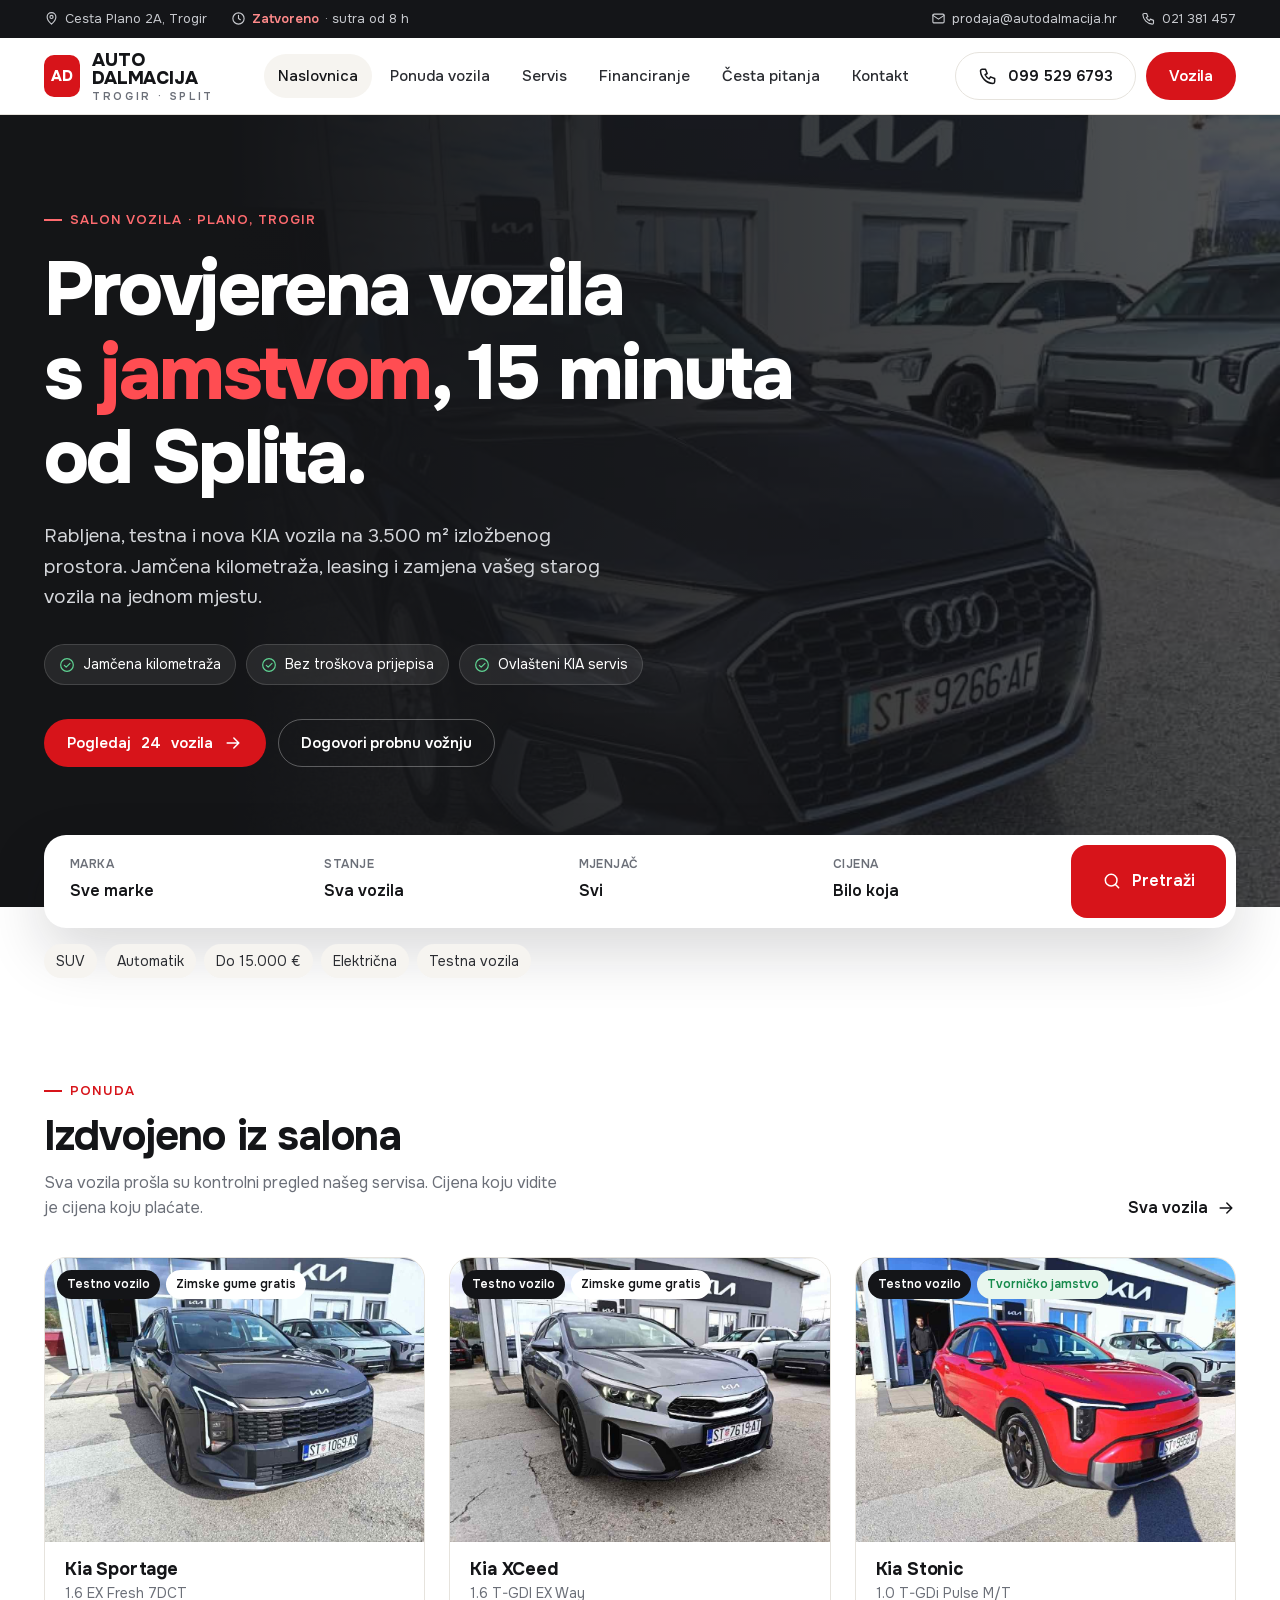
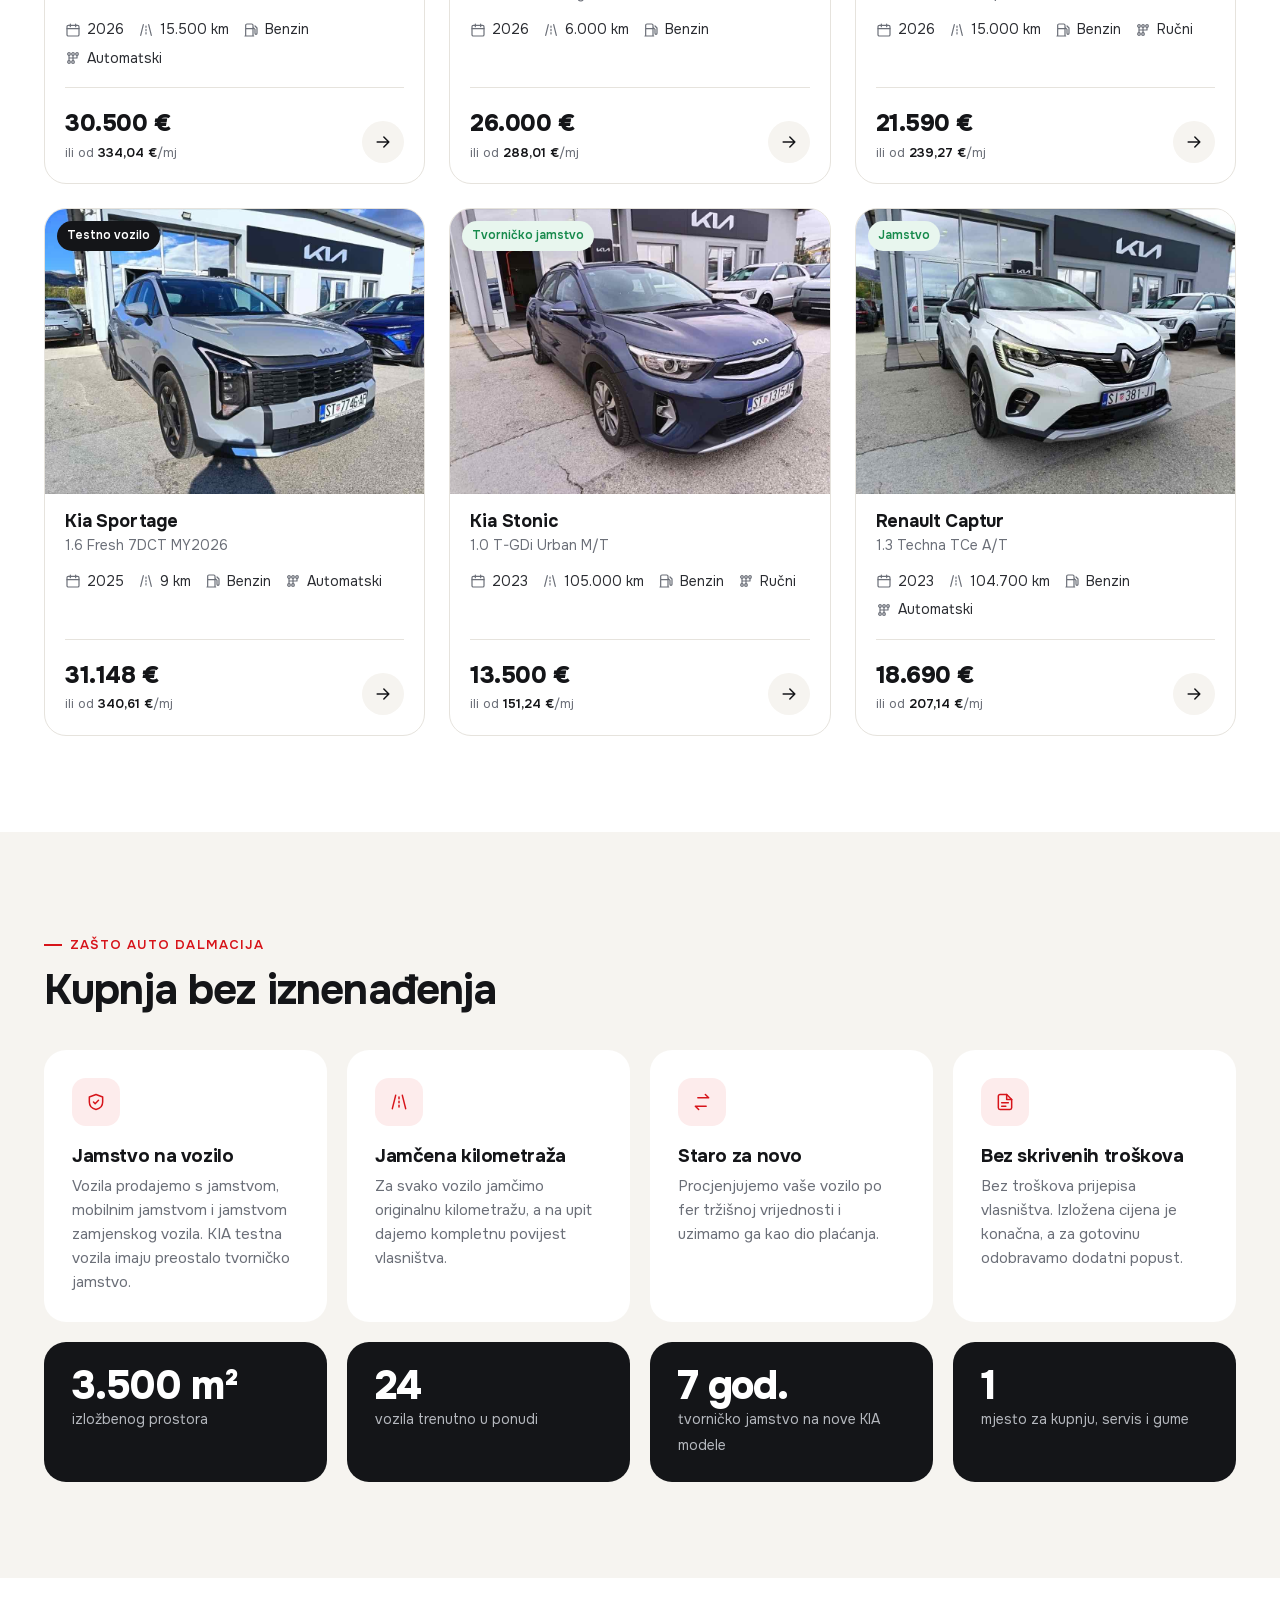
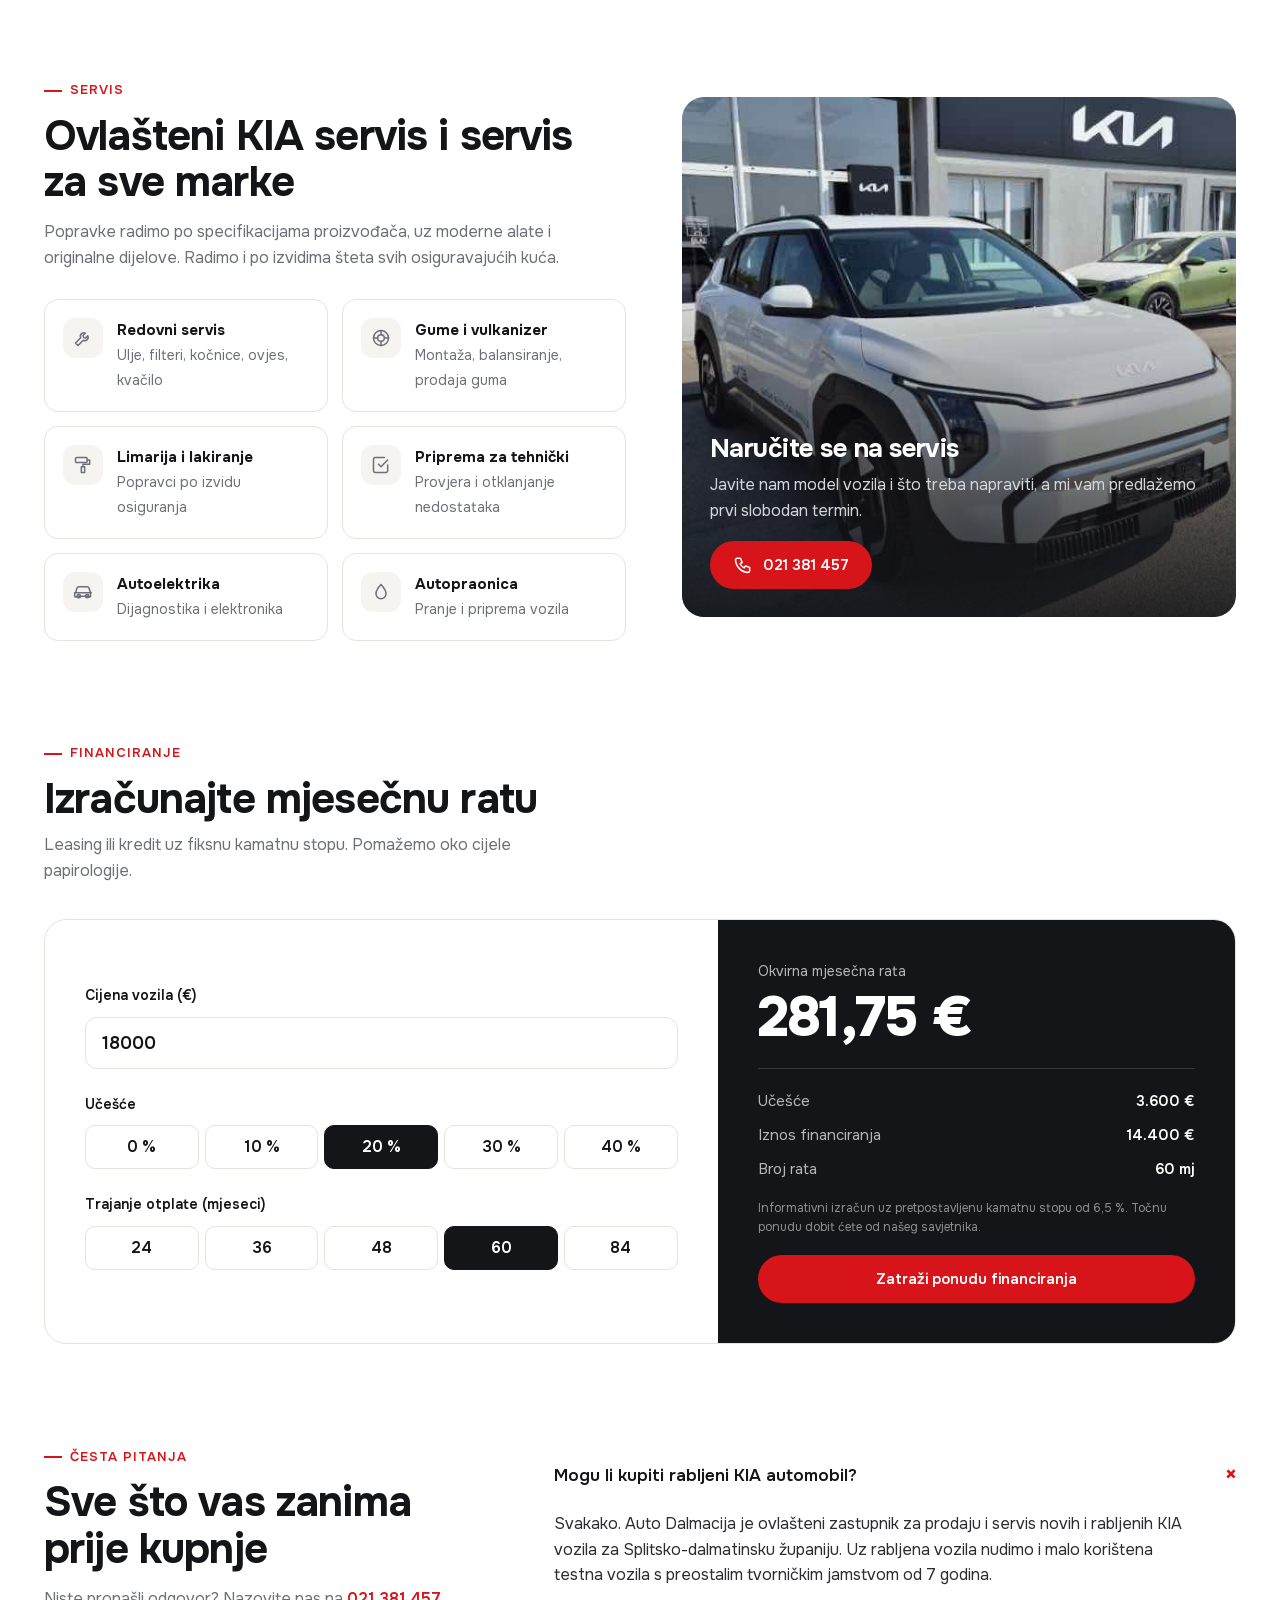
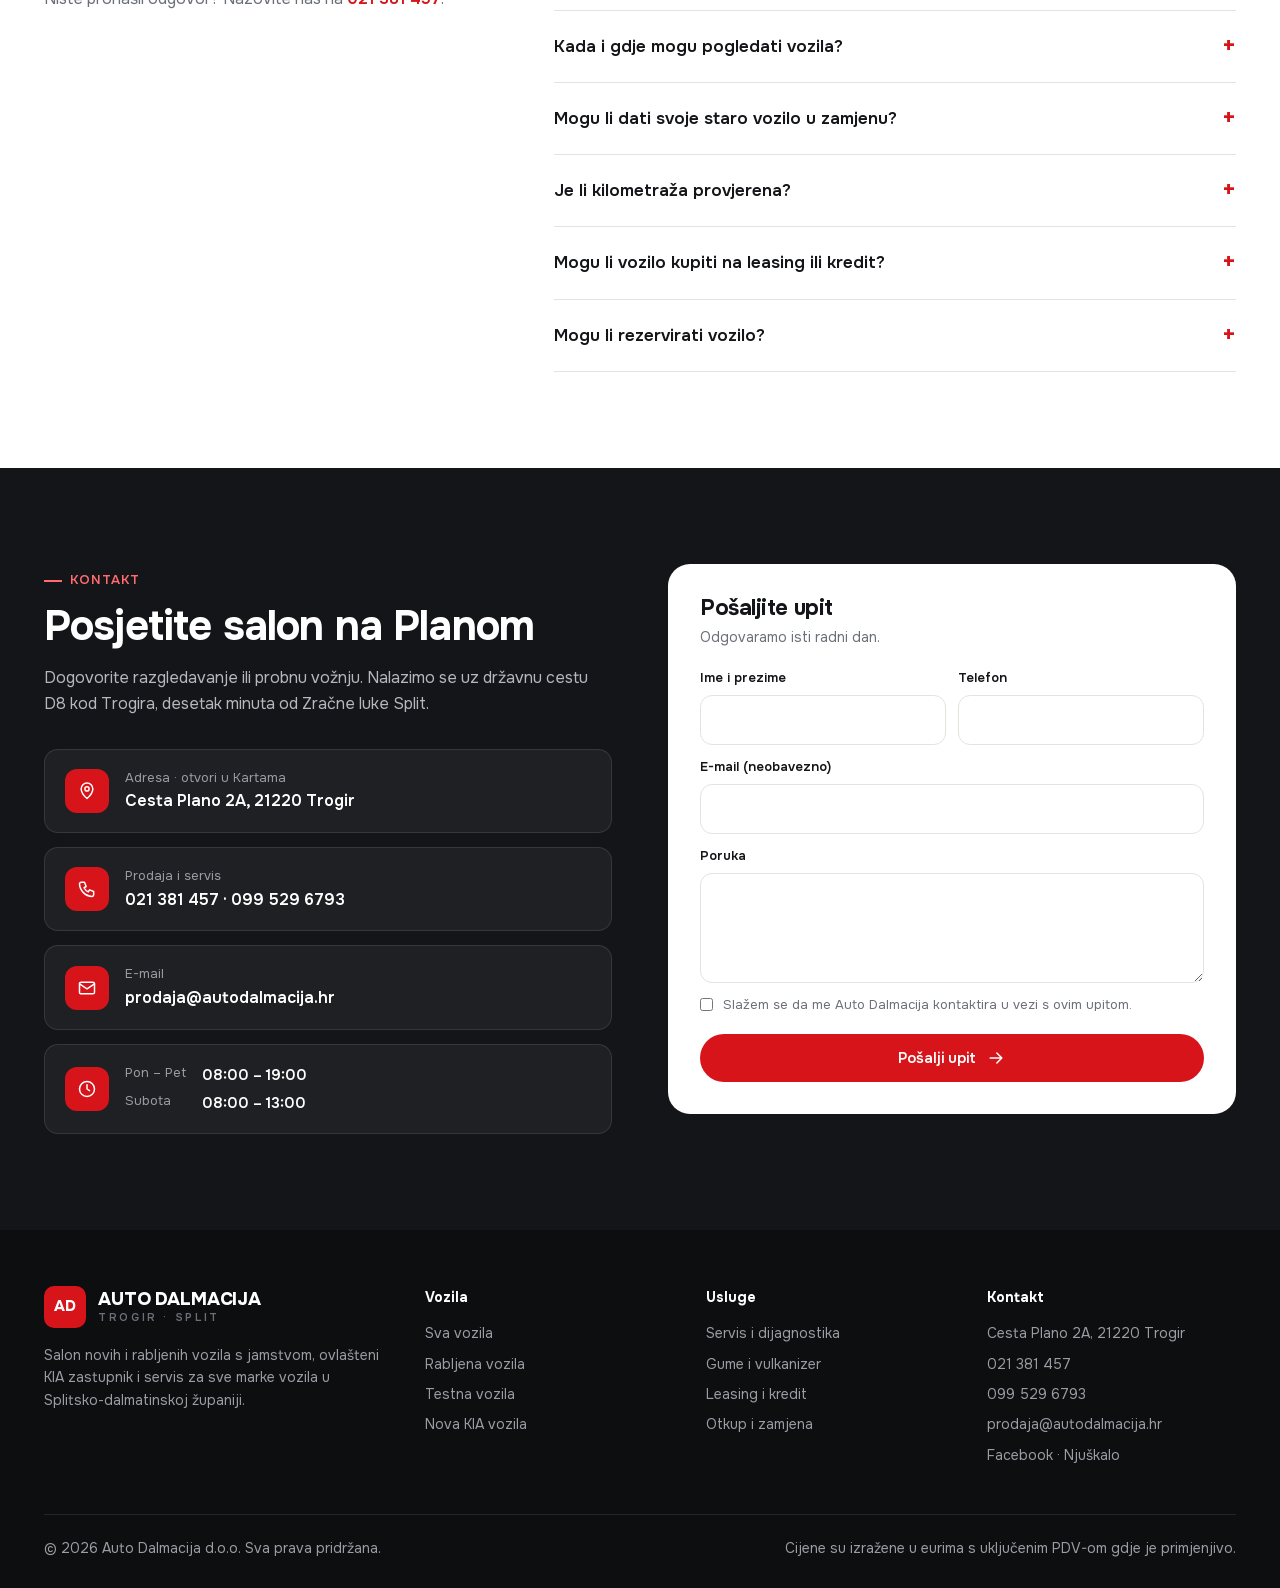
<file: index.html>
<!doctype html>
<html lang="hr">
<head>
<meta charset="utf-8">
<meta name="viewport" content="width=device-width, initial-scale=1">
<title>Auto Dalmacija – rabljena i nova vozila s jamstvom | Trogir, Split</title>
<meta name="description" content="Salon rabljenih vozila s jamstvom i ovlašteni KIA zastupnik u Trogiru. Provjerena vozila, jamčena kilometraža, leasing, zamjena staro za novo i servis za sve marke.">
<meta name="theme-color" content="#141518">
<link rel="icon" href="data:image/svg+xml,%3Csvg xmlns='http://www.w3.org/2000/svg' viewBox='0 0 32 32'%3E%3Crect width='32' height='32' rx='7' fill='%23d7141a'/%3E%3Ctext x='16' y='21.5' font-family='Arial' font-weight='800' font-size='13' fill='white' text-anchor='middle'%3EAD%3C/text%3E%3C/svg%3E">
<link rel="preload" href="fonts/onest-latin.woff2" as="font" type="font/woff2" crossorigin>
<link rel="stylesheet" href="style.css">
<meta property="og:type" content="website"><meta property="og:site_name" content="Auto Dalmacija"><meta property="og:locale" content="hr_HR">
<meta property="og:title" content="Auto Dalmacija – rabljena i nova vozila s jamstvom | Trogir, Split"><meta property="og:description" content="Salon rabljenih vozila s jamstvom i ovlašteni KIA zastupnik u Trogiru. Provjerena vozila, jamčena kilometraža, leasing, zamjena staro za novo i servis za sve marke.">
<link rel="preload" as="image" href="img/vozila/audi-a3-30-tdi-advanced-a-t-2023.jpg">
<script type="application/ld+json">{"@context": "https://schema.org", "@type": "AutoDealer", "name": "Auto Dalmacija d.o.o.", "telephone": "+38521381457", "email": "prodaja@autodalmacija.hr", "address": {"@type": "PostalAddress", "streetAddress": "Cesta Plano 2A", "postalCode": "21220", "addressLocality": "Trogir", "addressRegion": "Splitsko-dalmatinska", "addressCountry": "HR"}, "openingHoursSpecification": [{"@type": "OpeningHoursSpecification", "dayOfWeek": ["Monday", "Tuesday", "Wednesday", "Thursday", "Friday"], "opens": "08:00", "closes": "19:00"}, {"@type": "OpeningHoursSpecification", "dayOfWeek": "Saturday", "opens": "08:00", "closes": "13:00"}], "sameAs": ["https://www.facebook.com/AUTODALMACIJA", "https://www.njuskalo.hr/trgovina/kiaautodalmacija"]}</script>
<script type="application/ld+json">{"@context": "https://schema.org", "@type": "FAQPage", "mainEntity": [{"@type": "Question", "name": "Mogu li kupiti rabljeni KIA automobil?", "acceptedAnswer": {"@type": "Answer", "text": "Svakako. Auto Dalmacija je ovlašteni zastupnik za prodaju i servis novih i rabljenih KIA vozila za Splitsko-dalmatinsku županiju. Uz rabljena vozila nudimo i malo korištena testna vozila s preostalim tvorničkim jamstvom od 7 godina."}}, {"@type": "Question", "name": "Kada i gdje mogu pogledati vozila?", "acceptedAnswer": {"@type": "Answer", "text": "Vozila možete pogledati i dogovoriti probnu vožnju u našem salonu na adresi Cesta Plano 2A, Trogir (Plano). Radimo od ponedjeljka do petka od 8 do 19 h i subotom od 8 do 13 h. Dio vozila nalazi se na lokaciji u Divuljama, pa nas prije dolaska nazovite."}}, {"@type": "Question", "name": "Mogu li dati svoje staro vozilo u zamjenu?", "acceptedAnswer": {"@type": "Answer", "text": "Da. Vaš prodajni savjetnik prikupit će podatke o vozilu i napraviti procjenu kako biste dobili fer tržišnu vrijednost, koju zatim oduzimamo od cijene novog vozila."}}, {"@type": "Question", "name": "Je li kilometraža provjerena?", "acceptedAnswer": {"@type": "Answer", "text": "Svako vozilo prije prodaje prolazi kontrolni pregled našeg servisa. Jamčimo originalnu kilometražu, a na upit dajemo i povijest vlasništva vozila."}}, {"@type": "Question", "name": "Mogu li vozilo kupiti na leasing ili kredit?", "acceptedAnswer": {"@type": "Answer", "text": "Da, nudimo financiranje putem leasinga i kredita. Uz svako vozilo prikazana je informativna mjesečna rata, a točnu ponudu pripremamo prema vašem učešću i trajanju otplate."}}, {"@type": "Question", "name": "Mogu li rezervirati vozilo?", "acceptedAnswer": {"@type": "Answer", "text": "Možete. Uz predujam (akontaciju) vozilo pripremamo za vas i isporučujemo u najkraćem mogućem roku. Ako tražite vozilo koje trenutno nemamo, javite nam se i pronaći ćemo ga za vas."}}]}</script>
</head>
<body>
<svg width="0" height="0" style="position:absolute" aria-hidden="true"><symbol id="arrow" viewBox="0 0 24 24" fill="none" stroke="currentColor" stroke-width="1.8" stroke-linecap="round" stroke-linejoin="round"><path d="M5 12h14M13 6l6 6-6 6"/></symbol><symbol id="search" viewBox="0 0 24 24" fill="none" stroke="currentColor" stroke-width="1.8" stroke-linecap="round" stroke-linejoin="round"><circle cx="11" cy="11" r="7"/><path d="m20 20-3.5-3.5"/></symbol><symbol id="ok" viewBox="0 0 24 24" fill="none" stroke="currentColor" stroke-width="1.8" stroke-linecap="round" stroke-linejoin="round"><circle cx="12" cy="12" r="9.5"/><path d="m8 12.5 2.8 2.8L16.5 9.5"/></symbol><symbol id="phone" viewBox="0 0 24 24" fill="none" stroke="currentColor" stroke-width="1.8" stroke-linecap="round" stroke-linejoin="round"><path d="M5 4h4l2 5-2.5 1.5a11 11 0 0 0 5 5L15 13l5 2v4a2 2 0 0 1-2 2A16 16 0 0 1 3 6a2 2 0 0 1 2-2"/></symbol><symbol id="mail" viewBox="0 0 24 24" fill="none" stroke="currentColor" stroke-width="1.8" stroke-linecap="round" stroke-linejoin="round"><rect x="3" y="5" width="18" height="14" rx="2"/><path d="m3 7 9 6 9-6"/></symbol><symbol id="pin" viewBox="0 0 24 24" fill="none" stroke="currentColor" stroke-width="1.8" stroke-linecap="round" stroke-linejoin="round"><path d="M12 21s-7-6.2-7-11.5a7 7 0 0 1 14 0C19 14.8 12 21 12 21z"/><circle cx="12" cy="9.5" r="2.5"/></symbol><symbol id="clock" viewBox="0 0 24 24" fill="none" stroke="currentColor" stroke-width="1.8" stroke-linecap="round" stroke-linejoin="round"><circle cx="12" cy="12" r="9"/><path d="M12 7v5l3 2"/></symbol><symbol id="road" viewBox="0 0 24 24" fill="none" stroke="currentColor" stroke-width="1.8" stroke-linecap="round" stroke-linejoin="round"><path d="M4 20 8 4M20 20 16 4M12 6v2M12 11v2M12 16v2"/></symbol><symbol id="cal" viewBox="0 0 24 24" fill="none" stroke="currentColor" stroke-width="1.8" stroke-linecap="round" stroke-linejoin="round"><rect x="3" y="5" width="18" height="16" rx="2"/><path d="M3 10h18M8 3v4M16 3v4"/></symbol><symbol id="fuel" viewBox="0 0 24 24" fill="none" stroke="currentColor" stroke-width="1.8" stroke-linecap="round" stroke-linejoin="round"><path d="M4 21V5a2 2 0 0 1 2-2h7a2 2 0 0 1 2 2v16M3 21h13M4 10h11M15 8l3 3v6a1.5 1.5 0 0 0 3 0V9l-3-3"/></symbol><symbol id="gear" viewBox="0 0 24 24" fill="none" stroke="currentColor" stroke-width="1.8" stroke-linecap="round" stroke-linejoin="round"><circle cx="6" cy="6" r="2"/><circle cx="12" cy="6" r="2"/><circle cx="18" cy="6" r="2"/><circle cx="6" cy="18" r="2"/><circle cx="12" cy="18" r="2"/><path d="M6 8v8M12 8v8M18 8v4H6"/></symbol><symbol id="shield" viewBox="0 0 24 24" fill="none" stroke="currentColor" stroke-width="1.8" stroke-linecap="round" stroke-linejoin="round"><path d="M12 3 4 6v6c0 5 3.5 8 8 9 4.5-1 8-4 8-9V6z"/><path d="m9 12 2 2 4-4"/></symbol><symbol id="check" viewBox="0 0 24 24" fill="none" stroke="currentColor" stroke-width="1.8" stroke-linecap="round" stroke-linejoin="round"><path d="M9 11l3 3 8-8"/><path d="M20 12v7a2 2 0 0 1-2 2H5a2 2 0 0 1-2-2V5a2 2 0 0 1 2-2h11"/></symbol><symbol id="euro" viewBox="0 0 24 24" fill="none" stroke="currentColor" stroke-width="1.8" stroke-linecap="round" stroke-linejoin="round"><path d="M17 6.5A7 7 0 1 0 17 17.5M4 10h9M4 14h9"/></symbol><symbol id="swap" viewBox="0 0 24 24" fill="none" stroke="currentColor" stroke-width="1.8" stroke-linecap="round" stroke-linejoin="round"><path d="M7 7h13l-4-4M17 17H4l4 4"/></symbol><symbol id="wrench" viewBox="0 0 24 24" fill="none" stroke="currentColor" stroke-width="1.8" stroke-linecap="round" stroke-linejoin="round"><path d="M14.7 6.3a4 4 0 0 0-5.4 5.4L3 18l3 3 6.3-6.3a4 4 0 0 0 5.4-5.4l-2.6 2.6-2.4-.6-.6-2.4z"/></symbol><symbol id="tire" viewBox="0 0 24 24" fill="none" stroke="currentColor" stroke-width="1.8" stroke-linecap="round" stroke-linejoin="round"><circle cx="12" cy="12" r="9"/><circle cx="12" cy="12" r="4"/><path d="M12 3v5M12 16v5M3 12h5M16 12h5"/></symbol><symbol id="drop" viewBox="0 0 24 24" fill="none" stroke="currentColor" stroke-width="1.8" stroke-linecap="round" stroke-linejoin="round"><path d="M12 3s6 6.5 6 11a6 6 0 0 1-12 0c0-4.5 6-11 6-11z"/></symbol><symbol id="paint" viewBox="0 0 24 24" fill="none" stroke="currentColor" stroke-width="1.8" stroke-linecap="round" stroke-linejoin="round"><rect x="3" y="3" width="14" height="6" rx="1.5"/><path d="M17 6h3v5h-8v3M10 14h4v7h-4z"/></symbol><symbol id="doc" viewBox="0 0 24 24" fill="none" stroke="currentColor" stroke-width="1.8" stroke-linecap="round" stroke-linejoin="round"><path d="M14 3H6a2 2 0 0 0-2 2v14a2 2 0 0 0 2 2h12a2 2 0 0 0 2-2V9z"/><path d="M14 3v6h6M8 13h8M8 17h5"/></symbol><symbol id="car" viewBox="0 0 24 24" fill="none" stroke="currentColor" stroke-width="1.8" stroke-linecap="round" stroke-linejoin="round"><path d="M5 17h14M3 13l2-6a2 2 0 0 1 2-1.4h10A2 2 0 0 1 19 7l2 6v4a1 1 0 0 1-1 1h-1M4 18H3a1 1 0 0 1-1-1v-4h20"/><circle cx="7" cy="17" r="2"/><circle cx="17" cy="17" r="2"/></symbol><symbol id="filter" viewBox="0 0 24 24" fill="none" stroke="currentColor" stroke-width="1.8" stroke-linecap="round" stroke-linejoin="round"><path d="M4 5h16M7 12h10M10 19h4"/></symbol><symbol id="x" viewBox="0 0 24 24" fill="none" stroke="currentColor" stroke-width="1.8" stroke-linecap="round" stroke-linejoin="round"><path d="M6 6l12 12M18 6 6 18"/></symbol><symbol id="ext" viewBox="0 0 24 24" fill="none" stroke="currentColor" stroke-width="1.8" stroke-linecap="round" stroke-linejoin="round"><path d="M14 4h6v6M20 4l-9 9M18 14v5a1 1 0 0 1-1 1H5a1 1 0 0 1-1-1V7a1 1 0 0 1 1-1h5"/></symbol></svg>
<div class="top" data-cms-shared="gornja traka"><div class="wrap">
  <span class="hide-m"><svg class="i"><use href="#pin"/></svg>Cesta Plano 2A, Trogir</span>
  <span class="open-now"><svg class="i"><use href="#clock"/></svg><span data-open>Pon–Pet 8–19 h · Sub 8–13 h</span></span>
  <span class="sp"></span>
  <a class="hide-m" href="mailto:prodaja@autodalmacija.hr"><svg class="i"><use href="#mail"/></svg>prodaja@autodalmacija.hr</a>
  <a href="tel:+38521381457"><svg class="i"><use href="#phone"/></svg>021 381 457</a>
</div></div>
<header class="nav" data-cms-shared="zaglavlje"><div class="wrap">
  <a class="logo" href="index.html" aria-label="Auto Dalmacija – naslovnica"><span class="mk">AD</span><span class="tx">AUTO DALMACIJA<small>TROGIR · SPLIT</small></span></a>
  <ul class="menu"><li><a href="index.html" class="on">Naslovnica</a></li><li><a href="ponuda.html">Ponuda vozila</a></li><li><a href="index.html#servis">Servis</a></li><li><a href="index.html#financiranje">Financiranje</a></li><li><a href="index.html#pitanja">Česta pitanja</a></li><li><a href="index.html#kontakt">Kontakt</a></li></ul>
  <div class="cta">
    <a class="btn btn-line" href="tel:+385995296793"><svg class="i"><use href="#phone"/></svg>099 529 6793</a>
    <a class="btn btn-red" href="ponuda.html">Vozila</a>
    <button class="burger" aria-label="Izbornik" aria-expanded="false"><svg class="i" viewBox="0 0 24 24" fill="none" stroke="currentColor" stroke-width="2" stroke-linecap="round"><path d="M4 7h16M4 12h16M4 17h16"/></svg></button>
  </div>
</div></header>

<section class="hero" style="padding:0">
  <div class="bg" aria-hidden="true"></div>
  <div class="wrap">
    <span class="eyebrow" style="color:#ff6b6f">Salon vozila · Plano, Trogir</span>
    <h1 style="margin-top:18px">Provjerena vozila s&nbsp;<em>jamstvom</em>, 15&nbsp;minuta od Splita.</h1>
    <p class="lead">Rabljena, testna i nova KIA vozila na 3.500 m² izložbenog prostora. Jamčena kilometraža, leasing i zamjena vašeg starog vozila na jednom mjestu.</p>
    <div class="chips">
      <span class="chip"><svg class="i"><use href="#ok"/></svg>Jamčena kilometraža</span>
      <span class="chip"><svg class="i"><use href="#ok"/></svg>Bez troškova prijepisa</span>
      <span class="chip"><svg class="i"><use href="#ok"/></svg>Ovlašteni KIA servis</span>
    </div>
    <div class="acts">
      <a class="btn btn-red" href="ponuda.html">Pogledaj <span data-count>24</span> vozila<svg class="i"><use href="#arrow"/></svg></a>
      <a class="btn btn-ghost" href="#kontakt">Dogovori probnu vožnju</a>
    </div>
  </div>
</section>

<div class="wrap finder">
  <form class="qbar" id="finder" action="ponuda.html" method="get" role="search">
    <div class="q"><label for="f-marka">Marka</label><select id="f-marka" name="marka"><option value="">Sve marke</option></select></div>
    <div class="q"><label for="f-stanje">Stanje</label><select id="f-stanje" name="stanje"><option value="">Sva vozila</option><option value="Rabljeno">Rabljeno</option><option value="Testno">Testno vozilo</option><option value="Novo">Novo</option></select></div>
    <div class="q"><label for="f-mj">Mjenjač</label><select id="f-mj" name="mjenjac"><option value="">Svi</option><option value="Ručni">Ručni</option><option value="Automatski">Automatski</option></select></div>
    <div class="q"><label for="f-cij">Cijena</label><select id="f-cij" name="cijena_do"><option value="">Bilo koja</option></select></div>
    <button class="btn btn-red go" type="submit"><svg class="i"><use href="#search"/></svg>Pretraži</button>
  </form>
  <div class="qlinks">
    <a href="ponuda.html?karoserija=SUV">SUV</a>
    <a href="ponuda.html?mjenjac=Automatski">Automatik</a>
    <a href="ponuda.html?cijena_do=15000">Do 15.000 €</a>
    <a href="ponuda.html?gorivo=Električni">Električna</a>
    <a href="ponuda.html?stanje=Testno">Testna vozila</a>
  </div>
</div>

<section id="ponuda">
  <div class="wrap">
    <div class="sh rv">
      <div><span class="eyebrow">Ponuda</span><h2 style="margin-top:12px">Izdvojeno iz salona</h2><p>Sva vozila prošla su kontrolni pregled našeg servisa. Cijena koju vidite je cijena koju plaćate.</p></div>
      <a class="more" href="ponuda.html">Sva vozila <svg class="i"><use href="#arrow"/></svg></a>
    </div>
    <div class="grid" id="home-grid"></div>
  </div>
</section>

<section class="why">
  <div class="wrap">
    <div class="sh rv"><div><span class="eyebrow">Zašto Auto Dalmacija</span><h2 style="margin-top:12px">Kupnja bez iznenađenja</h2></div></div>
    <div class="why-grid">
      <div class="feat rv"><div class="ic"><svg class="i"><use href="#shield"/></svg></div><h3>Jamstvo na vozilo</h3><p>Vozila prodajemo s jamstvom, mobilnim jamstvom i jamstvom zamjenskog vozila. KIA testna vozila imaju preostalo tvorničko jamstvo.</p></div>
      <div class="feat rv"><div class="ic"><svg class="i"><use href="#road"/></svg></div><h3>Jamčena kilometraža</h3><p>Za svako vozilo jamčimo originalnu kilometražu, a na upit dajemo kompletnu povijest vlasništva.</p></div>
      <div class="feat rv"><div class="ic"><svg class="i"><use href="#swap"/></svg></div><h3>Staro za novo</h3><p>Procjenjujemo vaše vozilo po fer tržišnoj vrijednosti i uzimamo ga kao dio plaćanja.</p></div>
      <div class="feat rv"><div class="ic"><svg class="i"><use href="#doc"/></svg></div><h3>Bez skrivenih troškova</h3><p>Bez troškova prijepisa vlasništva. Izložena cijena je konačna, a za gotovinu odobravamo dodatni popust.</p></div>
    </div>
    <div class="stats">
      <div class="stat rv"><b>3.500 m²</b><span>izložbenog prostora</span></div>
      <div class="stat rv"><b data-count>24</b><span>vozila trenutno u ponudi</span></div>
      <div class="stat rv"><b>7 god.</b><span>tvorničko jamstvo na nove KIA modele</span></div>
      <div class="stat rv"><b>1</b><span>mjesto za kupnju, servis i gume</span></div>
    </div>
  </div>
</section>

<section id="servis">
  <div class="wrap svc">
    <div class="rv">
      <span class="eyebrow">Servis</span>
      <h2 style="margin-top:12px">Ovlašteni KIA servis i servis za sve marke</h2>
      <p style="color:var(--mute);margin-top:14px;max-width:560px">Popravke radimo po specifikacijama proizvođača, uz moderne alate i originalne dijelove. Radimo i po izvidima šteta svih osiguravajućih kuća.</p>
      <div class="svc-list">
        <div class="svc-item"><span class="ic"><svg class="i"><use href="#wrench"/></svg></span><div><b>Redovni servis</b><span>Ulje, filteri, kočnice, ovjes, kvačilo</span></div></div>
        <div class="svc-item"><span class="ic"><svg class="i"><use href="#tire"/></svg></span><div><b>Gume i vulkanizer</b><span>Montaža, balansiranje, prodaja guma</span></div></div>
        <div class="svc-item"><span class="ic"><svg class="i"><use href="#paint"/></svg></span><div><b>Limarija i lakiranje</b><span>Popravci po izvidu osiguranja</span></div></div>
        <div class="svc-item"><span class="ic"><svg class="i"><use href="#check"/></svg></span><div><b>Priprema za tehnički</b><span>Provjera i otklanjanje nedostataka</span></div></div>
        <div class="svc-item"><span class="ic"><svg class="i"><use href="#car"/></svg></span><div><b>Autoelektrika</b><span>Dijagnostika i elektronika</span></div></div>
        <div class="svc-item"><span class="ic"><svg class="i"><use href="#drop"/></svg></span><div><b>Autopraonica</b><span>Pranje i priprema vozila</span></div></div>
      </div>
    </div>
    <div class="svc-card rv">
      <div class="in">
        <h3>Naručite se na servis</h3>
        <p>Javite nam model vozila i što treba napraviti, a mi vam predlažemo prvi slobodan termin.</p>
        <a class="btn btn-red" href="tel:+38521381457"><svg class="i"><use href="#phone"/></svg>021 381 457</a>
      </div>
    </div>
  </div>
</section>

<section id="financiranje" style="padding-top:0">
  <div class="wrap">
    <div class="sh rv"><div><span class="eyebrow">Financiranje</span><h2 style="margin-top:12px">Izračunajte mjesečnu ratu</h2><p>Leasing ili kredit uz fiksnu kamatnu stopu. Pomažemo oko cijele papirologije.</p></div></div>
    <div class="calc rv" id="calc">
      <div class="l">
        <div class="field"><label for="vrijednost">Cijena vozila (€)</label><input type="number" id="vrijednost" min="0" step="100" value="18000" inputmode="numeric"></div>
        <div class="field"><label>Učešće</label><div class="seg" id="ucesce"></div></div>
        <div class="field"><label>Trajanje otplate (mjeseci)</label><div class="seg" id="trajanje"></div></div>
      </div>
      <div class="r">
        <span>Okvirna mjesečna rata</span>
        <div class="big" id="rata">0 €</div>
        <dl><dt>Učešće</dt><dd id="rUc"></dd><dt>Iznos financiranja</dt><dd id="rFin"></dd><dt>Broj rata</dt><dd id="rN"></dd></dl>
        <p class="note">Informativni izračun uz pretpostavljenu kamatnu stopu od 6,5 %. Točnu ponudu dobit ćete od našeg savjetnika.</p>
        <a class="btn btn-red" style="margin-top:18px" href="#kontakt">Zatraži ponudu financiranja</a>
      </div>
    </div>
  </div>
</section>

<section id="pitanja" style="padding-top:0">
  <div class="wrap faq">
    <div class="rv"><span class="eyebrow">Česta pitanja</span><h2 style="margin-top:12px">Sve što vas zanima prije kupnje</h2><p style="color:var(--mute);margin-top:14px">Niste pronašli odgovor? Nazovite nas na <a href="tel:+38521381457" style="color:var(--red);font-weight:600">021 381 457</a>.</p></div>
    <div class="rv">
      <details open><summary>Mogu li kupiti rabljeni KIA automobil?</summary><p>Svakako. Auto Dalmacija je ovlašteni zastupnik za prodaju i servis novih i rabljenih KIA vozila za Splitsko-dalmatinsku županiju. Uz rabljena vozila nudimo i malo korištena testna vozila s preostalim tvorničkim jamstvom od 7 godina.</p></details><details><summary>Kada i gdje mogu pogledati vozila?</summary><p>Vozila možete pogledati i dogovoriti probnu vožnju u našem salonu na adresi Cesta Plano 2A, Trogir (Plano). Radimo od ponedjeljka do petka od 8 do 19 h i subotom od 8 do 13 h. Dio vozila nalazi se na lokaciji u Divuljama, pa nas prije dolaska nazovite.</p></details><details><summary>Mogu li dati svoje staro vozilo u zamjenu?</summary><p>Da. Vaš prodajni savjetnik prikupit će podatke o vozilu i napraviti procjenu kako biste dobili fer tržišnu vrijednost, koju zatim oduzimamo od cijene novog vozila.</p></details><details><summary>Je li kilometraža provjerena?</summary><p>Svako vozilo prije prodaje prolazi kontrolni pregled našeg servisa. Jamčimo originalnu kilometražu, a na upit dajemo i povijest vlasništva vozila.</p></details><details><summary>Mogu li vozilo kupiti na leasing ili kredit?</summary><p>Da, nudimo financiranje putem leasinga i kredita. Uz svako vozilo prikazana je informativna mjesečna rata, a točnu ponudu pripremamo prema vašem učešću i trajanju otplate.</p></details><details><summary>Mogu li rezervirati vozilo?</summary><p>Možete. Uz predujam (akontaciju) vozilo pripremamo za vas i isporučujemo u najkraćem mogućem roku. Ako tražite vozilo koje trenutno nemamo, javite nam se i pronaći ćemo ga za vas.</p></details>
    </div>
  </div>
</section>

<section class="contact" id="kontakt">
  <div class="wrap">
    <div class="rv">
      <span class="eyebrow" style="color:#ff6b6f">Kontakt</span>
      <h2 style="margin-top:12px">Posjetite salon na Planom</h2>
      <p class="lead">Dogovorite razgledavanje ili probnu vožnju. Nalazimo se uz državnu cestu D8 kod Trogira, desetak minuta od Zračne luke Split.</p>
      <div class="cl">
        <a href="https://www.google.com/maps/search/?api=1&query=Cesta+Plano+2A+Trogir" rel="noopener"><span class="ic"><svg class="i"><use href="#pin"/></svg></span><span><small>Adresa · otvori u Kartama</small><b>Cesta Plano 2A, 21220 Trogir</b></span></a>
        <a href="tel:+38521381457"><span class="ic"><svg class="i"><use href="#phone"/></svg></span><span><small>Prodaja i servis</small><b>021 381 457 · 099 529 6793</b></span></a>
        <a href="mailto:prodaja@autodalmacija.hr"><span class="ic"><svg class="i"><use href="#mail"/></svg></span><span><small>E-mail</small><b>prodaja@autodalmacija.hr</b></span></a>
        <div><span class="ic"><svg class="i"><use href="#clock"/></svg></span><span class="hours"><small>Pon – Pet</small><b>08:00 – 19:00</b><small>Subota</small><b>08:00 – 13:00</b></span></div>
      </div>
    </div>
    <div class="rv"><form class="form upit" novalidate>
  <h3>Pošaljite upit</h3><p class="s">Odgovaramo isti radni dan.</p>
  <input type="hidden" name="tema" value="Upit s web stranice">
  <div class="fr">
    <div class="fi"><label for="ime">Ime i prezime</label><input id="ime" name="ime" required autocomplete="name"></div>
    <div class="fi"><label for="tel">Telefon</label><input id="tel" name="telefon" type="tel" required autocomplete="tel" inputmode="tel"></div>
  </div>
  <div class="fi"><label for="email">E-mail (neobavezno)</label><input id="email" name="email" type="email" autocomplete="email"></div>
  <div class="fi"><label for="poruka">Poruka</label><textarea id="poruka" name="poruka" required></textarea></div>
  <label class="chk"><input type="checkbox" name="privola" required>Slažem se da me Auto Dalmacija kontaktira u vezi s ovim upitom.</label>
  <button class="btn btn-red" type="submit">Pošalji upit<svg class="i"><use href="#arrow"/></svg></button>
  <div class="ok" role="status">Otvorili smo vaš e-mail program s pripremljenom porukom. Hvala!</div>
</form></div>
  </div>
</section>
<footer data-cms-shared="podnožje"><div class="wrap">
  <div>
    <a class="logo" href="index.html"><span class="mk">AD</span><span class="tx">AUTO DALMACIJA<small>TROGIR · SPLIT</small></span></a>
    <p>Salon novih i rabljenih vozila s jamstvom, ovlašteni KIA zastupnik i servis za sve marke vozila u Splitsko-dalmatinskoj županiji.</p>
  </div>
  <div><h4>Vozila</h4><ul>
    <li><a href="ponuda.html">Sva vozila</a></li>
    <li><a href="ponuda.html?stanje=Rabljeno">Rabljena vozila</a></li>
    <li><a href="ponuda.html?stanje=Testno">Testna vozila</a></li>
    <li><a href="ponuda.html?stanje=Novo">Nova KIA vozila</a></li>
  </ul></div>
  <div><h4>Usluge</h4><ul>
    <li><a href="index.html#servis">Servis i dijagnostika</a></li>
    <li><a href="index.html#servis">Gume i vulkanizer</a></li>
    <li><a href="index.html#financiranje">Leasing i kredit</a></li>
    <li><a href="index.html#pitanja">Otkup i zamjena</a></li>
  </ul></div>
  <div><h4>Kontakt</h4><ul>
    <li>Cesta Plano 2A, 21220 Trogir</li>
    <li><a href="tel:+38521381457">021 381 457</a></li>
    <li><a href="tel:+385995296793">099 529 6793</a></li>
    <li><a href="mailto:prodaja@autodalmacija.hr">prodaja@autodalmacija.hr</a></li>
    <li><a href="https://www.facebook.com/AUTODALMACIJA" rel="noopener">Facebook</a> · <a href="https://www.njuskalo.hr/trgovina/kiaautodalmacija" rel="noopener">Njuškalo</a></li>
  </ul></div>
  <div class="bot"><span>© 2026 Auto Dalmacija d.o.o. Sva prava pridržana.</span><span>Cijene su izražene u eurima s uključenim PDV-om gdje je primjenjivo.</span></div>
</div></footer>
<div class="fab" data-cms-shared="mobilni gumbi"><a class="btn btn-dark" href="tel:+385995296793"><svg class="i"><use href="#phone"/></svg>Nazovi</a><a class="btn btn-red" href="ponuda.html">Pregledaj vozila</a></div>
<script src="vozila.js"></script>
<script src="app.js"></script>
</body>
</html>
</file>
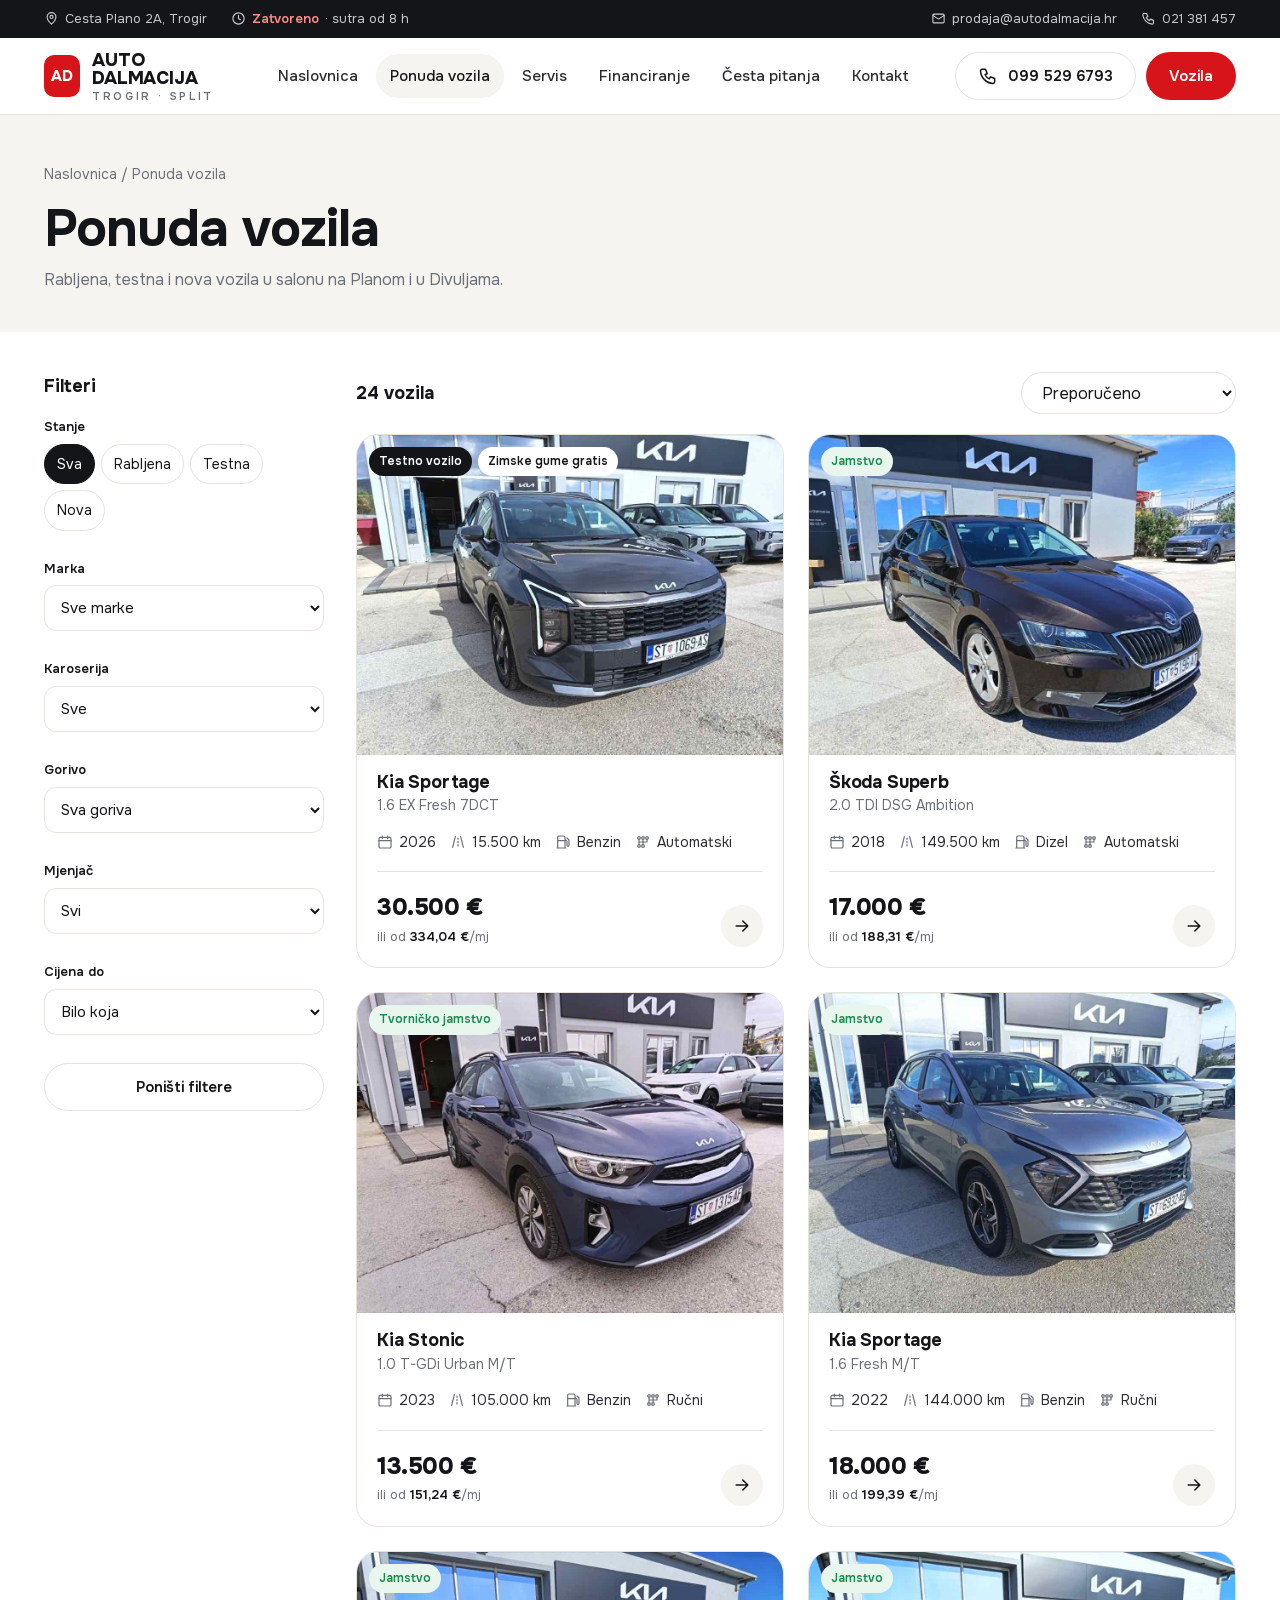
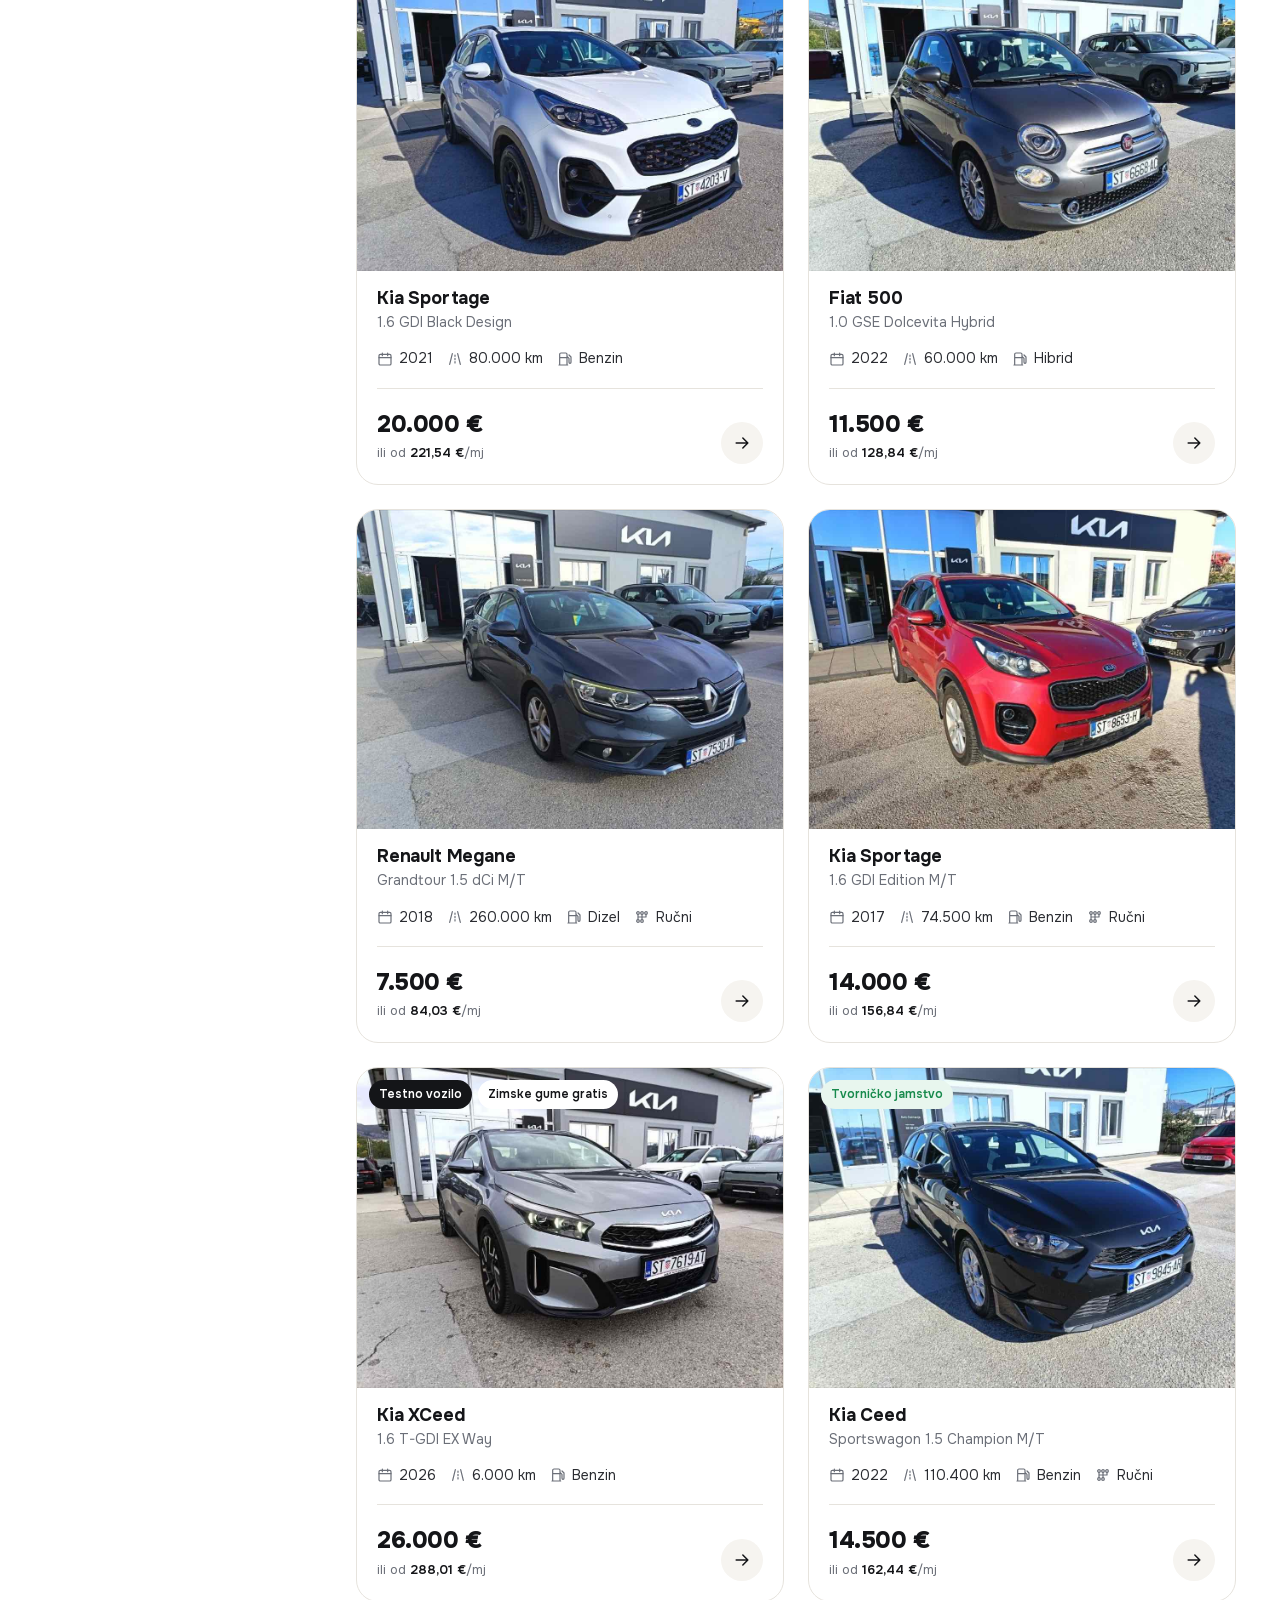
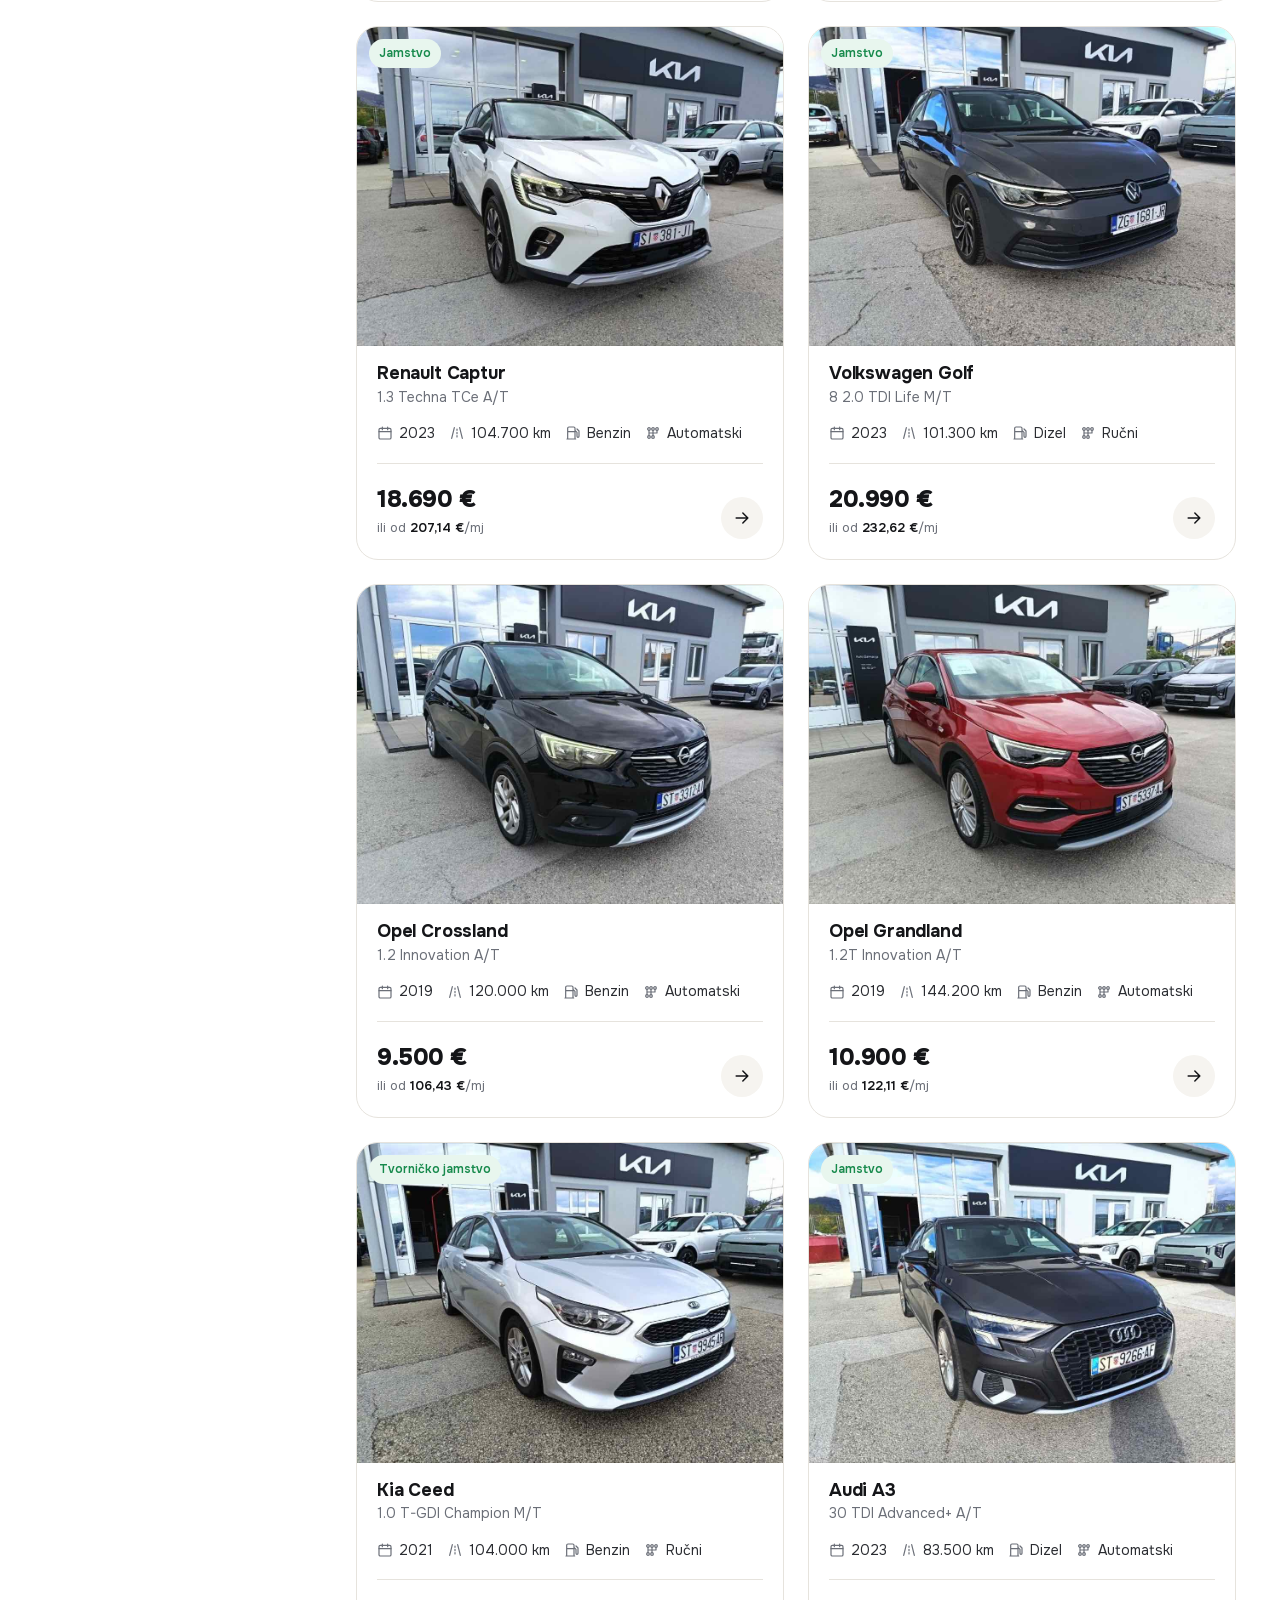
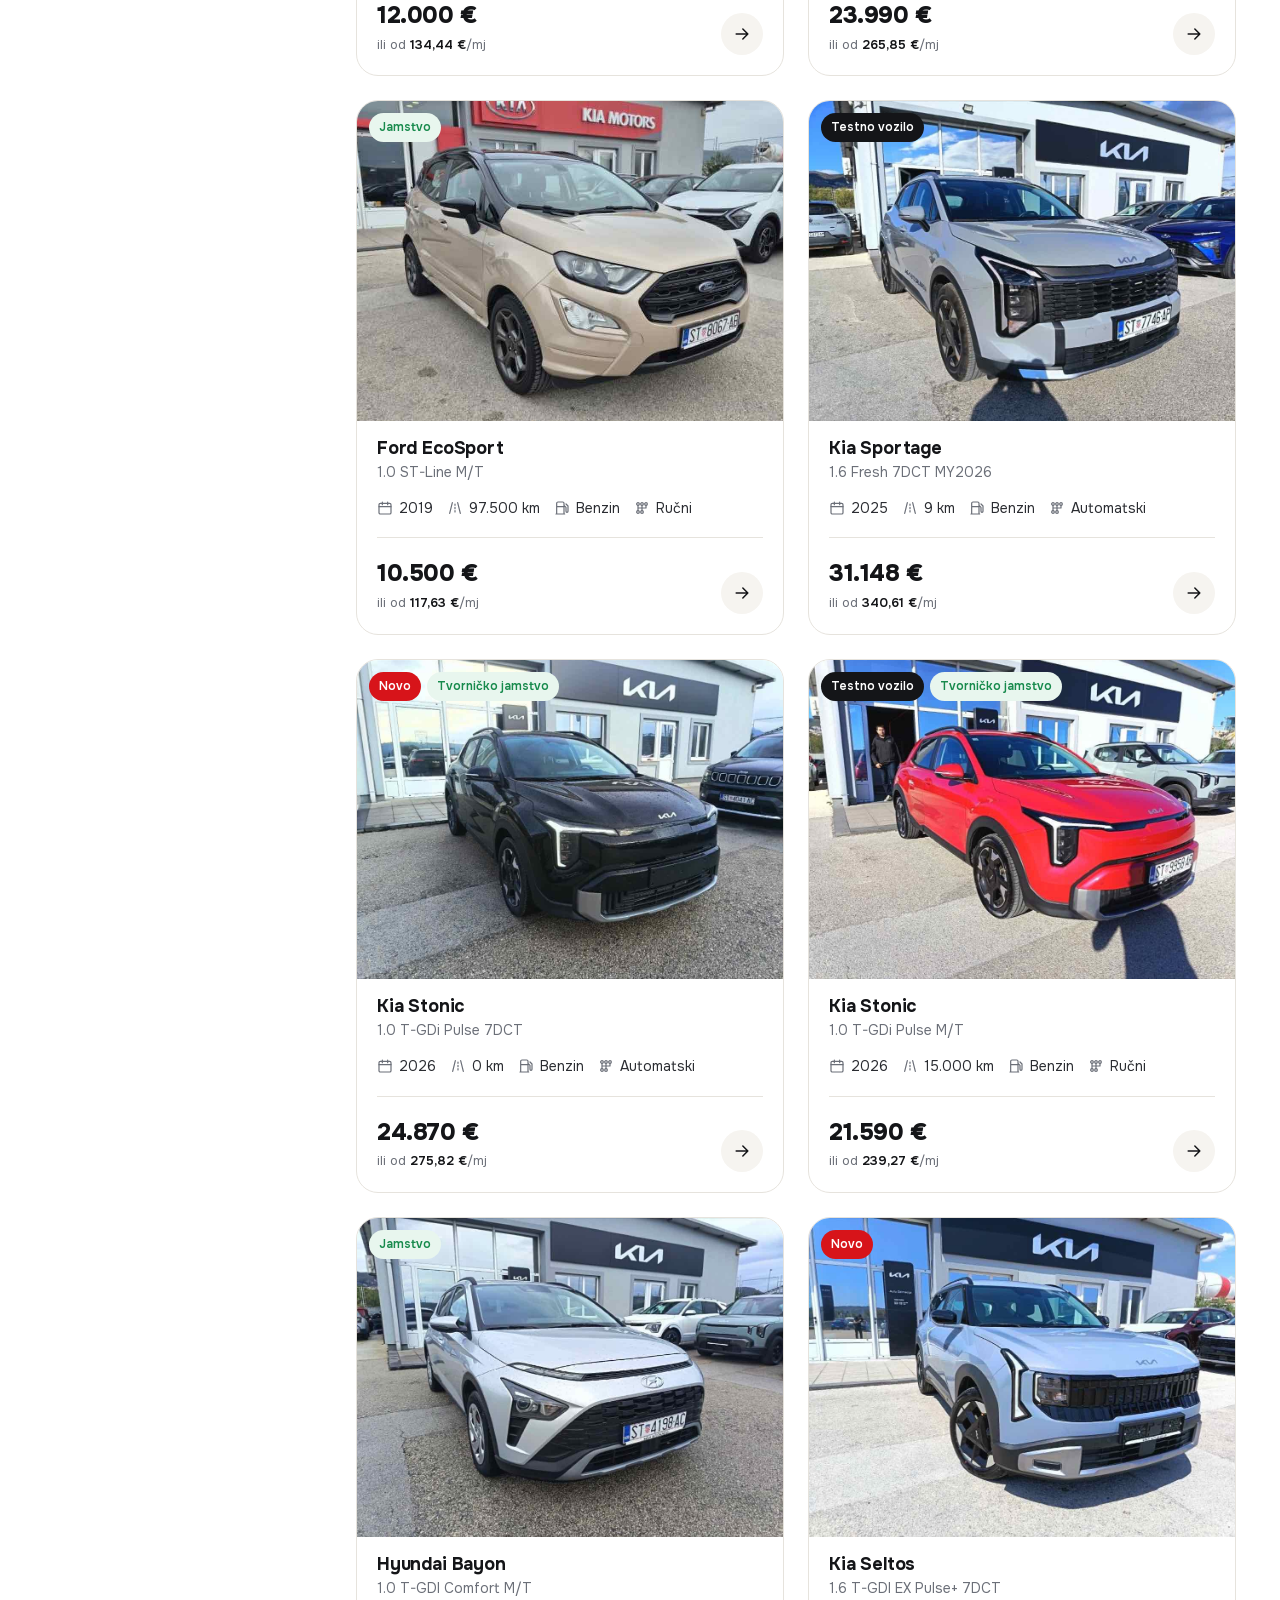
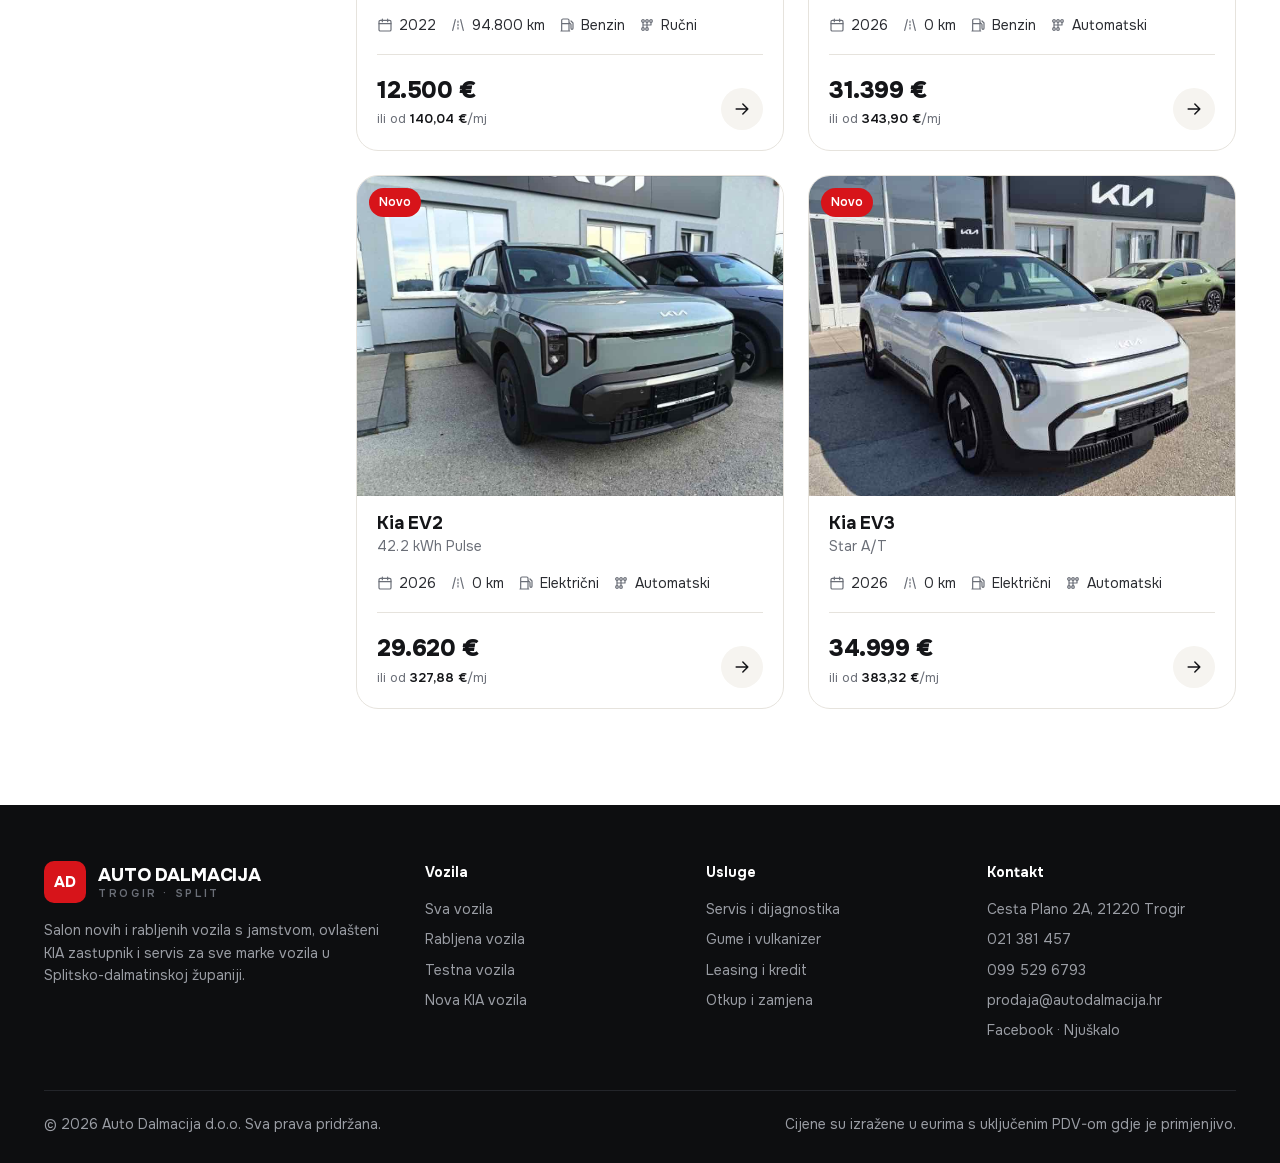
<file: ponuda.html>
<!doctype html>
<html lang="hr">
<head>
<meta charset="utf-8">
<meta name="viewport" content="width=device-width, initial-scale=1">
<title>Ponuda vozila – rabljena, testna i nova vozila | Auto Dalmacija Trogir</title>
<meta name="description" content="Pregledajte sva vozila u ponudi Auto Dalmacije: rabljena vozila s jamstvom, KIA testna vozila i nova vozila. Filtrirajte po marki, cijeni, gorivu i mjenjaču.">
<meta name="theme-color" content="#141518">
<link rel="icon" href="data:image/svg+xml,%3Csvg xmlns='http://www.w3.org/2000/svg' viewBox='0 0 32 32'%3E%3Crect width='32' height='32' rx='7' fill='%23d7141a'/%3E%3Ctext x='16' y='21.5' font-family='Arial' font-weight='800' font-size='13' fill='white' text-anchor='middle'%3EAD%3C/text%3E%3C/svg%3E">
<link rel="preload" href="fonts/onest-latin.woff2" as="font" type="font/woff2" crossorigin>
<link rel="stylesheet" href="style.css">
<meta property="og:type" content="website"><meta property="og:site_name" content="Auto Dalmacija"><meta property="og:locale" content="hr_HR">
<meta property="og:title" content="Ponuda vozila – rabljena, testna i nova vozila | Auto Dalmacija Trogir"><meta property="og:description" content="Pregledajte sva vozila u ponudi Auto Dalmacije: rabljena vozila s jamstvom, KIA testna vozila i nova vozila. Filtrirajte po marki, cijeni, gorivu i mjenjaču.">

</head>
<body>
<svg width="0" height="0" style="position:absolute" aria-hidden="true"><symbol id="arrow" viewBox="0 0 24 24" fill="none" stroke="currentColor" stroke-width="1.8" stroke-linecap="round" stroke-linejoin="round"><path d="M5 12h14M13 6l6 6-6 6"/></symbol><symbol id="search" viewBox="0 0 24 24" fill="none" stroke="currentColor" stroke-width="1.8" stroke-linecap="round" stroke-linejoin="round"><circle cx="11" cy="11" r="7"/><path d="m20 20-3.5-3.5"/></symbol><symbol id="ok" viewBox="0 0 24 24" fill="none" stroke="currentColor" stroke-width="1.8" stroke-linecap="round" stroke-linejoin="round"><circle cx="12" cy="12" r="9.5"/><path d="m8 12.5 2.8 2.8L16.5 9.5"/></symbol><symbol id="phone" viewBox="0 0 24 24" fill="none" stroke="currentColor" stroke-width="1.8" stroke-linecap="round" stroke-linejoin="round"><path d="M5 4h4l2 5-2.5 1.5a11 11 0 0 0 5 5L15 13l5 2v4a2 2 0 0 1-2 2A16 16 0 0 1 3 6a2 2 0 0 1 2-2"/></symbol><symbol id="mail" viewBox="0 0 24 24" fill="none" stroke="currentColor" stroke-width="1.8" stroke-linecap="round" stroke-linejoin="round"><rect x="3" y="5" width="18" height="14" rx="2"/><path d="m3 7 9 6 9-6"/></symbol><symbol id="pin" viewBox="0 0 24 24" fill="none" stroke="currentColor" stroke-width="1.8" stroke-linecap="round" stroke-linejoin="round"><path d="M12 21s-7-6.2-7-11.5a7 7 0 0 1 14 0C19 14.8 12 21 12 21z"/><circle cx="12" cy="9.5" r="2.5"/></symbol><symbol id="clock" viewBox="0 0 24 24" fill="none" stroke="currentColor" stroke-width="1.8" stroke-linecap="round" stroke-linejoin="round"><circle cx="12" cy="12" r="9"/><path d="M12 7v5l3 2"/></symbol><symbol id="road" viewBox="0 0 24 24" fill="none" stroke="currentColor" stroke-width="1.8" stroke-linecap="round" stroke-linejoin="round"><path d="M4 20 8 4M20 20 16 4M12 6v2M12 11v2M12 16v2"/></symbol><symbol id="cal" viewBox="0 0 24 24" fill="none" stroke="currentColor" stroke-width="1.8" stroke-linecap="round" stroke-linejoin="round"><rect x="3" y="5" width="18" height="16" rx="2"/><path d="M3 10h18M8 3v4M16 3v4"/></symbol><symbol id="fuel" viewBox="0 0 24 24" fill="none" stroke="currentColor" stroke-width="1.8" stroke-linecap="round" stroke-linejoin="round"><path d="M4 21V5a2 2 0 0 1 2-2h7a2 2 0 0 1 2 2v16M3 21h13M4 10h11M15 8l3 3v6a1.5 1.5 0 0 0 3 0V9l-3-3"/></symbol><symbol id="gear" viewBox="0 0 24 24" fill="none" stroke="currentColor" stroke-width="1.8" stroke-linecap="round" stroke-linejoin="round"><circle cx="6" cy="6" r="2"/><circle cx="12" cy="6" r="2"/><circle cx="18" cy="6" r="2"/><circle cx="6" cy="18" r="2"/><circle cx="12" cy="18" r="2"/><path d="M6 8v8M12 8v8M18 8v4H6"/></symbol><symbol id="shield" viewBox="0 0 24 24" fill="none" stroke="currentColor" stroke-width="1.8" stroke-linecap="round" stroke-linejoin="round"><path d="M12 3 4 6v6c0 5 3.5 8 8 9 4.5-1 8-4 8-9V6z"/><path d="m9 12 2 2 4-4"/></symbol><symbol id="check" viewBox="0 0 24 24" fill="none" stroke="currentColor" stroke-width="1.8" stroke-linecap="round" stroke-linejoin="round"><path d="M9 11l3 3 8-8"/><path d="M20 12v7a2 2 0 0 1-2 2H5a2 2 0 0 1-2-2V5a2 2 0 0 1 2-2h11"/></symbol><symbol id="euro" viewBox="0 0 24 24" fill="none" stroke="currentColor" stroke-width="1.8" stroke-linecap="round" stroke-linejoin="round"><path d="M17 6.5A7 7 0 1 0 17 17.5M4 10h9M4 14h9"/></symbol><symbol id="swap" viewBox="0 0 24 24" fill="none" stroke="currentColor" stroke-width="1.8" stroke-linecap="round" stroke-linejoin="round"><path d="M7 7h13l-4-4M17 17H4l4 4"/></symbol><symbol id="wrench" viewBox="0 0 24 24" fill="none" stroke="currentColor" stroke-width="1.8" stroke-linecap="round" stroke-linejoin="round"><path d="M14.7 6.3a4 4 0 0 0-5.4 5.4L3 18l3 3 6.3-6.3a4 4 0 0 0 5.4-5.4l-2.6 2.6-2.4-.6-.6-2.4z"/></symbol><symbol id="tire" viewBox="0 0 24 24" fill="none" stroke="currentColor" stroke-width="1.8" stroke-linecap="round" stroke-linejoin="round"><circle cx="12" cy="12" r="9"/><circle cx="12" cy="12" r="4"/><path d="M12 3v5M12 16v5M3 12h5M16 12h5"/></symbol><symbol id="drop" viewBox="0 0 24 24" fill="none" stroke="currentColor" stroke-width="1.8" stroke-linecap="round" stroke-linejoin="round"><path d="M12 3s6 6.5 6 11a6 6 0 0 1-12 0c0-4.5 6-11 6-11z"/></symbol><symbol id="paint" viewBox="0 0 24 24" fill="none" stroke="currentColor" stroke-width="1.8" stroke-linecap="round" stroke-linejoin="round"><rect x="3" y="3" width="14" height="6" rx="1.5"/><path d="M17 6h3v5h-8v3M10 14h4v7h-4z"/></symbol><symbol id="doc" viewBox="0 0 24 24" fill="none" stroke="currentColor" stroke-width="1.8" stroke-linecap="round" stroke-linejoin="round"><path d="M14 3H6a2 2 0 0 0-2 2v14a2 2 0 0 0 2 2h12a2 2 0 0 0 2-2V9z"/><path d="M14 3v6h6M8 13h8M8 17h5"/></symbol><symbol id="car" viewBox="0 0 24 24" fill="none" stroke="currentColor" stroke-width="1.8" stroke-linecap="round" stroke-linejoin="round"><path d="M5 17h14M3 13l2-6a2 2 0 0 1 2-1.4h10A2 2 0 0 1 19 7l2 6v4a1 1 0 0 1-1 1h-1M4 18H3a1 1 0 0 1-1-1v-4h20"/><circle cx="7" cy="17" r="2"/><circle cx="17" cy="17" r="2"/></symbol><symbol id="filter" viewBox="0 0 24 24" fill="none" stroke="currentColor" stroke-width="1.8" stroke-linecap="round" stroke-linejoin="round"><path d="M4 5h16M7 12h10M10 19h4"/></symbol><symbol id="x" viewBox="0 0 24 24" fill="none" stroke="currentColor" stroke-width="1.8" stroke-linecap="round" stroke-linejoin="round"><path d="M6 6l12 12M18 6 6 18"/></symbol><symbol id="ext" viewBox="0 0 24 24" fill="none" stroke="currentColor" stroke-width="1.8" stroke-linecap="round" stroke-linejoin="round"><path d="M14 4h6v6M20 4l-9 9M18 14v5a1 1 0 0 1-1 1H5a1 1 0 0 1-1-1V7a1 1 0 0 1 1-1h5"/></symbol></svg>
<div class="top" data-cms-shared="gornja traka"><div class="wrap">
  <span class="hide-m"><svg class="i"><use href="#pin"/></svg>Cesta Plano 2A, Trogir</span>
  <span class="open-now"><svg class="i"><use href="#clock"/></svg><span data-open>Pon–Pet 8–19 h · Sub 8–13 h</span></span>
  <span class="sp"></span>
  <a class="hide-m" href="mailto:prodaja@autodalmacija.hr"><svg class="i"><use href="#mail"/></svg>prodaja@autodalmacija.hr</a>
  <a href="tel:+38521381457"><svg class="i"><use href="#phone"/></svg>021 381 457</a>
</div></div>
<header class="nav" data-cms-shared="zaglavlje"><div class="wrap">
  <a class="logo" href="index.html" aria-label="Auto Dalmacija – naslovnica"><span class="mk">AD</span><span class="tx">AUTO DALMACIJA<small>TROGIR · SPLIT</small></span></a>
  <ul class="menu"><li><a href="index.html">Naslovnica</a></li><li><a href="ponuda.html" class="on">Ponuda vozila</a></li><li><a href="index.html#servis">Servis</a></li><li><a href="index.html#financiranje">Financiranje</a></li><li><a href="index.html#pitanja">Česta pitanja</a></li><li><a href="index.html#kontakt">Kontakt</a></li></ul>
  <div class="cta">
    <a class="btn btn-line" href="tel:+385995296793"><svg class="i"><use href="#phone"/></svg>099 529 6793</a>
    <a class="btn btn-red" href="ponuda.html">Vozila</a>
    <button class="burger" aria-label="Izbornik" aria-expanded="false"><svg class="i" viewBox="0 0 24 24" fill="none" stroke="currentColor" stroke-width="2" stroke-linecap="round"><path d="M4 7h16M4 12h16M4 17h16"/></svg></button>
  </div>
</div></header>

<div class="phead"><div class="wrap">
  <div class="crumbs"><a href="index.html">Naslovnica</a> / Ponuda vozila</div>
  <h1>Ponuda vozila</h1>
  <p>Rabljena, testna i nova vozila u salonu na Planom i u Divuljama.</p>
</div></div>
<div class="wrap plist">
  <form class="filters" id="filters" aria-label="Filteri">
    <div style="display:flex;justify-content:space-between;align-items:center"><b style="font-size:18px">Filteri</b><button type="button" class="btn btn-line fclose fbtn" style="height:40px;padding:0 12px" aria-label="Zatvori filtere"><svg class="i"><use href="#x"/></svg></button></div>
    <input type="hidden" name="stanje" value="">
    <div class="fi"><label>Stanje</label><div class="pill-row" id="stanje">
      <button type="button" class="pill on" data-v="">Sva</button><button type="button" class="pill" data-v="Rabljeno">Rabljena</button><button type="button" class="pill" data-v="Testno">Testna</button><button type="button" class="pill" data-v="Novo">Nova</button>
    </div></div>
    <div class="fi"><label for="p-marka">Marka</label><select id="p-marka" name="marka"><option value="">Sve marke</option></select></div>
    <div class="fi"><label for="p-kar">Karoserija</label><select id="p-kar" name="karoserija"><option value="">Sve</option></select></div>
    <div class="fi"><label for="p-gor">Gorivo</label><select id="p-gor" name="gorivo"><option value="">Sva goriva</option></select></div>
    <div class="fi"><label for="p-mj">Mjenjač</label><select id="p-mj" name="mjenjac"><option value="">Svi</option><option value="Ručni">Ručni</option><option value="Automatski">Automatski</option></select></div>
    <div class="fi"><label for="p-cij">Cijena do</label><select id="p-cij" name="cijena_do"><option value="">Bilo koja</option><option value="10000">10.000 €</option><option value="15000">15.000 €</option><option value="20000">20.000 €</option><option value="25000">25.000 €</option><option value="30000">30.000 €</option></select></div>
    <button type="button" class="btn btn-line" id="reset">Poništi filtere</button>
    <button type="submit" class="btn btn-red fbtn">Prikaži vozila</button>
  </form>
  <div>
    <div class="bar">
      <b id="count">24 vozila</b>
      <div style="display:flex;gap:8px">
        <button type="button" class="btn btn-line fbtn" style="height:42px"><svg class="i"><use href="#filter"/></svg>Filteri</button>
        <select id="sort" aria-label="Poredaj"><option value="">Preporučeno</option><option value="cijena_asc">Cijena: najniža</option><option value="cijena_desc">Cijena: najviša</option><option value="km">Kilometraža: najmanja</option><option value="godina">Godište: najnovije</option></select>
      </div>
    </div>
    <div class="grid" id="plist-grid"></div>
  </div>
</div>
<footer data-cms-shared="podnožje"><div class="wrap">
  <div>
    <a class="logo" href="index.html"><span class="mk">AD</span><span class="tx">AUTO DALMACIJA<small>TROGIR · SPLIT</small></span></a>
    <p>Salon novih i rabljenih vozila s jamstvom, ovlašteni KIA zastupnik i servis za sve marke vozila u Splitsko-dalmatinskoj županiji.</p>
  </div>
  <div><h4>Vozila</h4><ul>
    <li><a href="ponuda.html">Sva vozila</a></li>
    <li><a href="ponuda.html?stanje=Rabljeno">Rabljena vozila</a></li>
    <li><a href="ponuda.html?stanje=Testno">Testna vozila</a></li>
    <li><a href="ponuda.html?stanje=Novo">Nova KIA vozila</a></li>
  </ul></div>
  <div><h4>Usluge</h4><ul>
    <li><a href="index.html#servis">Servis i dijagnostika</a></li>
    <li><a href="index.html#servis">Gume i vulkanizer</a></li>
    <li><a href="index.html#financiranje">Leasing i kredit</a></li>
    <li><a href="index.html#pitanja">Otkup i zamjena</a></li>
  </ul></div>
  <div><h4>Kontakt</h4><ul>
    <li>Cesta Plano 2A, 21220 Trogir</li>
    <li><a href="tel:+38521381457">021 381 457</a></li>
    <li><a href="tel:+385995296793">099 529 6793</a></li>
    <li><a href="mailto:prodaja@autodalmacija.hr">prodaja@autodalmacija.hr</a></li>
    <li><a href="https://www.facebook.com/AUTODALMACIJA" rel="noopener">Facebook</a> · <a href="https://www.njuskalo.hr/trgovina/kiaautodalmacija" rel="noopener">Njuškalo</a></li>
  </ul></div>
  <div class="bot"><span>© 2026 Auto Dalmacija d.o.o. Sva prava pridržana.</span><span>Cijene su izražene u eurima s uključenim PDV-om gdje je primjenjivo.</span></div>
</div></footer>
<div class="fab" data-cms-shared="mobilni gumbi"><a class="btn btn-dark" href="tel:+385995296793"><svg class="i"><use href="#phone"/></svg>Nazovi</a><a class="btn btn-red" href="ponuda.html">Pregledaj vozila</a></div>
<script src="vozila.js"></script>
<script src="app.js"></script>
</body>
</html>
</file>
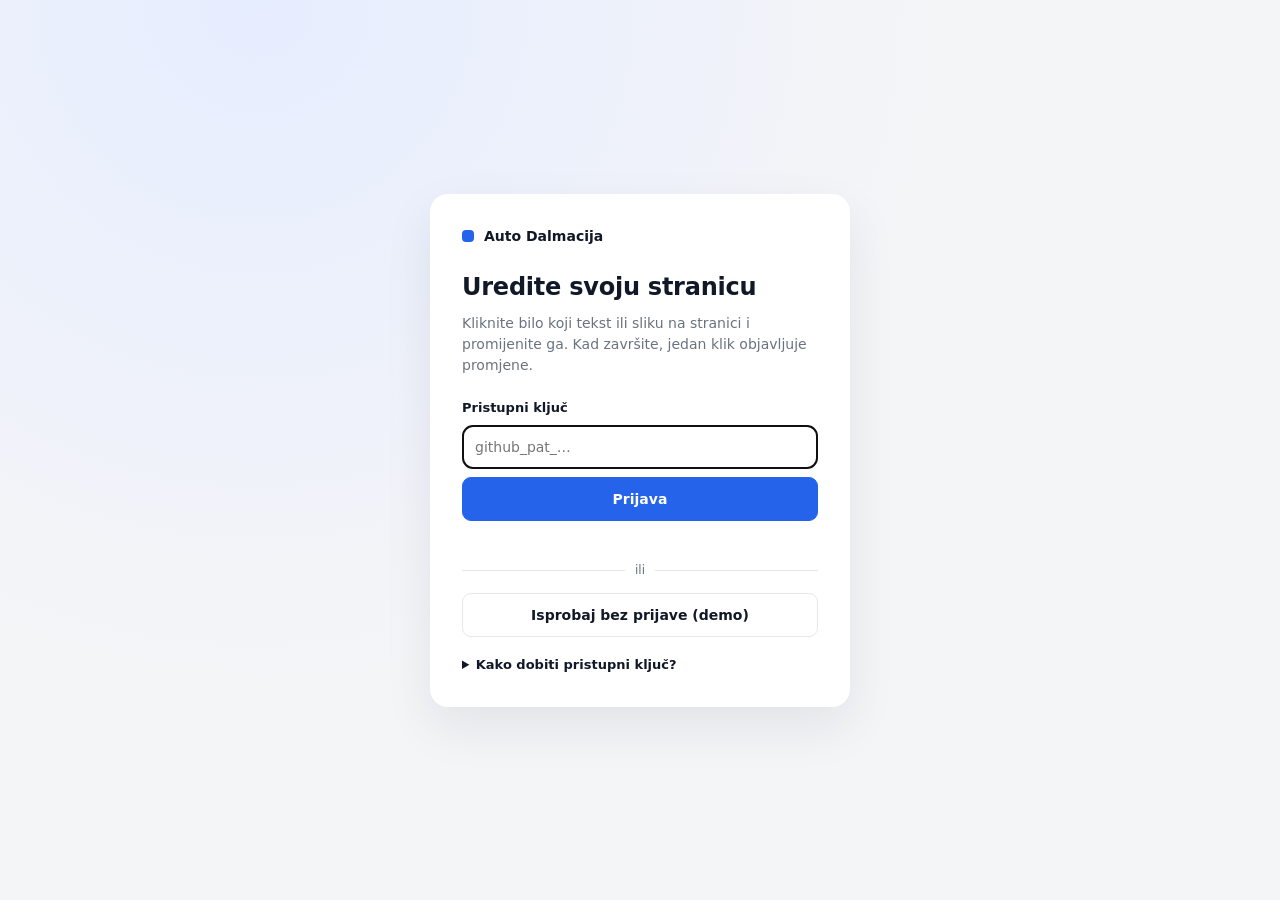
<file: uredi.html>
<!doctype html>
<html lang="hr">
<head>
<meta charset="utf-8">
<meta name="viewport" content="width=device-width, initial-scale=1">
<meta name="robots" content="noindex, nofollow">
<title>Uređivač stranice</title>
<link rel="stylesheet" href="cms/uredi.css">
</head>
<body>

<!-- PRIJAVA -->
<div class="login" id="login" hidden>
  <div class="card">
    <div class="brand"><span class="dot"></span><span id="lSite">Uređivač stranice</span></div>
    <h1>Uredite svoju stranicu</h1>
    <p>Kliknite bilo koji tekst ili sliku na stranici i promijenite ga. Kad završite, jedan klik objavljuje promjene.</p>
    <form id="lForm">
      <label for="lTok">Pristupni ključ</label>
      <input id="lTok" type="password" autocomplete="current-password" placeholder="github_pat_…" required>
      <button class="b primary" type="submit">Prijava</button>
      <p class="err" id="lErr" role="alert"></p>
    </form>
    <div class="or"><span>ili</span></div>
    <button class="b" id="lDemo" type="button">Isprobaj bez prijave (demo)</button>
    <details class="help"><summary>Kako dobiti pristupni ključ?</summary>
      <p>Pristupni ključ dobivate od svoje agencije. Ključ vrijedi samo za ovu stranicu i sprema se samo u ovom pregledniku. Na javnom ili tuđem računalu nakon rada kliknite <b>Odjava</b>.</p>
    </details>
  </div>
</div>

<!-- UREĐIVAČ -->
<div class="app" id="app" hidden>
  <header class="bar">
    <div class="brand"><span class="dot"></span><b id="siteName"></b></div>
    <nav class="tabs" id="tabs"></nav>
    <div class="grp" id="pageGrp">
      <select id="pageSel" aria-label="Stranica"></select>
      <div class="seg" role="group" aria-label="Prikaz">
        <button class="ib on" data-dev="d" title="Računalo"><svg viewBox="0 0 24 24"><rect x="3" y="4" width="18" height="12" rx="2"/><path d="M8 20h8M12 16v4"/></svg></button>
        <button class="ib" data-dev="m" title="Mobitel"><svg viewBox="0 0 24 24"><rect x="7" y="2" width="10" height="20" rx="2"/><path d="M11 18h2"/></svg></button>
      </div>
      <button class="ib" id="undo" title="Poništi (Ctrl+Z)" disabled><svg viewBox="0 0 24 24"><path d="M9 14 4 9l5-5"/><path d="M4 9h10a6 6 0 0 1 0 12h-3"/></svg></button>
      <button class="ib" id="redo" title="Ponovi (Ctrl+Shift+Z)" disabled><svg viewBox="0 0 24 24"><path d="m15 14 5-5-5-5"/><path d="M20 9H10a6 6 0 0 0 0 12h3"/></svg></button>
    </div>
    <div class="sp"></div>
    <span class="pill" id="pill">Učitavanje…</span>
    <button class="b primary" id="save" disabled>Spremi i objavi</button>
    <div class="menu">
      <button class="ib" id="menuBtn" title="Više"><svg viewBox="0 0 24 24"><circle cx="5" cy="12" r="1.5"/><circle cx="12" cy="12" r="1.5"/><circle cx="19" cy="12" r="1.5"/></svg></button>
      <div class="drop" id="drop" hidden>
        <a id="viewLive" target="_blank" rel="noopener">Otvori objavljenu stranicu</a>
        <button id="histBtn">Povijest izmjena</button>
        <button id="logout">Odjava</button>
      </div>
    </div>
  </header>
  <main class="main">
    <div class="stage" id="stage"><div class="frame-wrap" id="fw"><iframe id="frame" title="Pregled stranice"></iframe></div></div>
    <aside class="panel" id="panel"></aside>
  </main>
  <div class="demo-bar" id="demoBar" hidden>Demo način: izmjene možete isprobati, ali se ne spremaju. <a href="#" id="toLogin">Prijava</a></div>
</div>

<div class="modal" id="modal" hidden><div class="mbox"><h3 id="mT"></h3><p id="mP"></p><div class="mact" id="mA"></div></div></div>
<div class="toast" id="toast" role="status"></div>
<input type="file" id="file" accept="image/*" hidden>

<script src="cms/config.js"></script>
<script src="cms/i18n.js"></script>
<script src="cms/gh.js"></script>
<script src="cms/uredi.js"></script>
<script src="cms/vozila.js"></script>
</body>
</html>
</file>
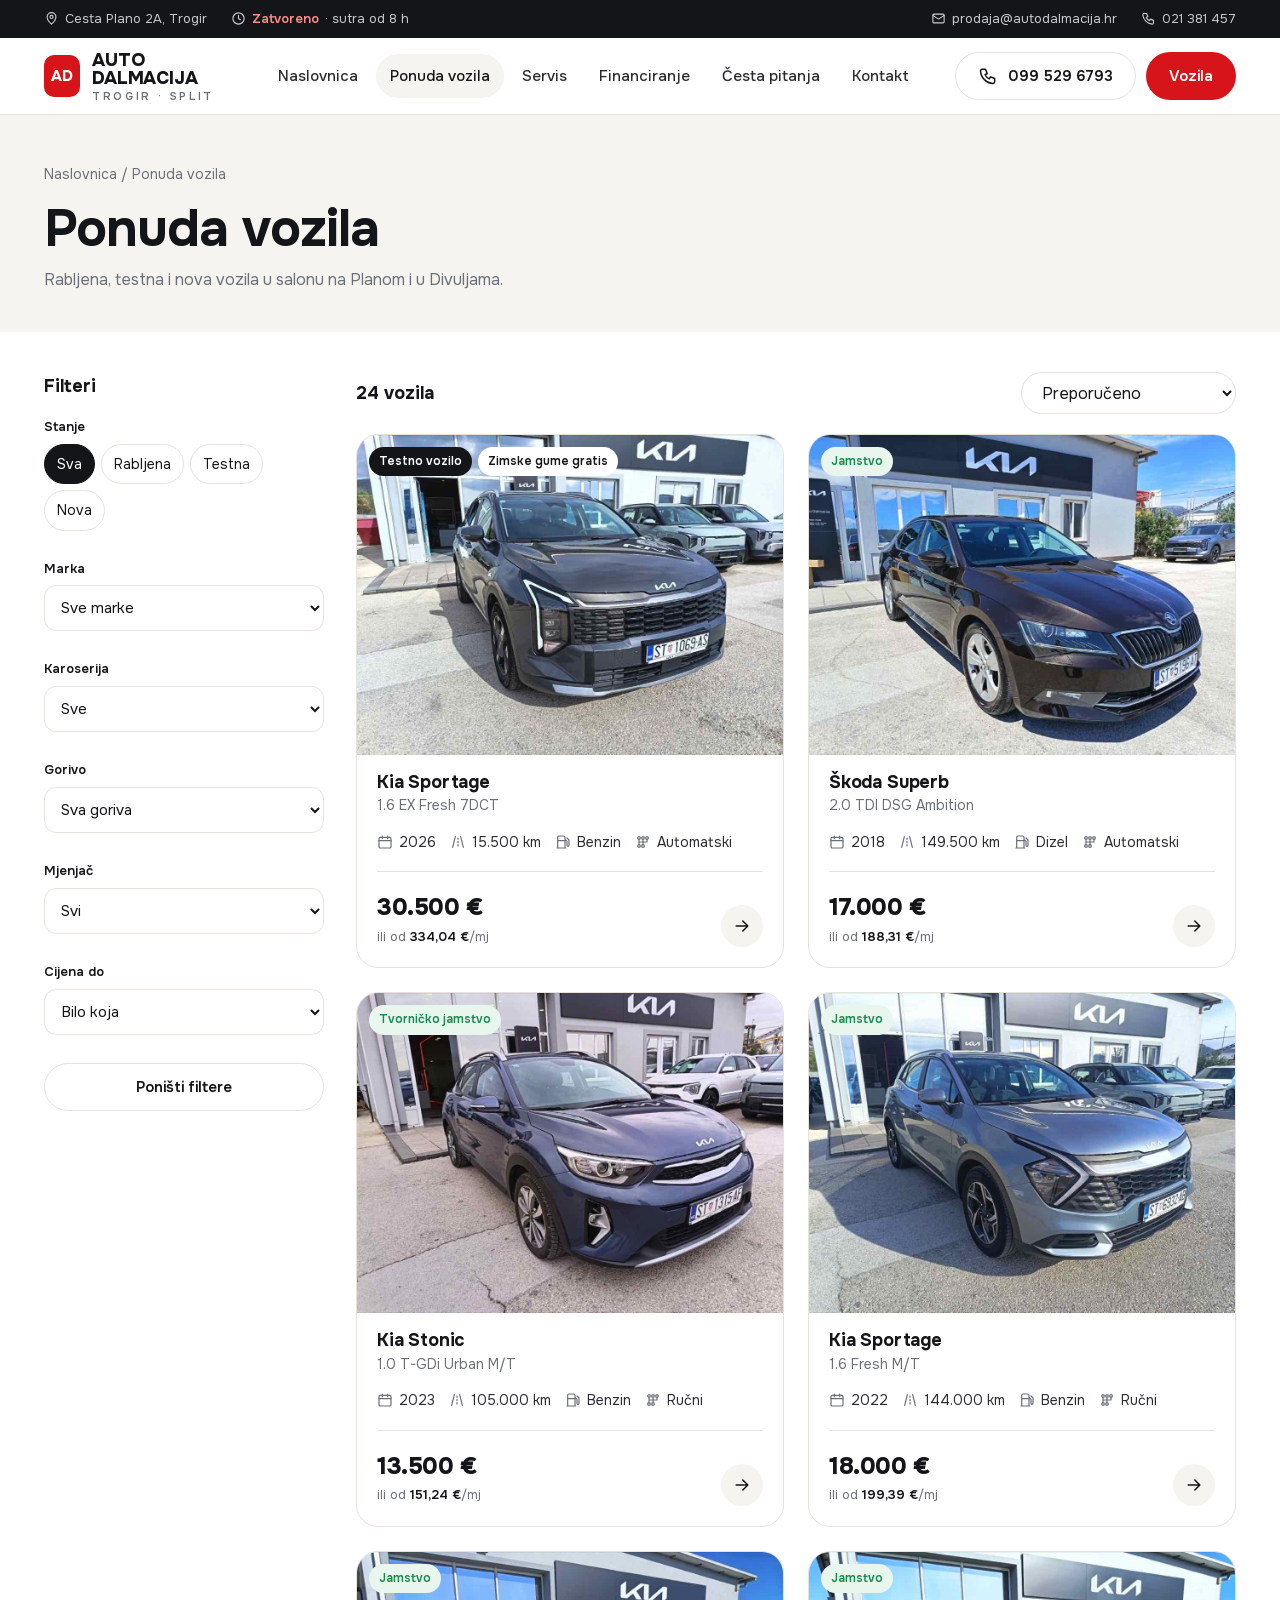
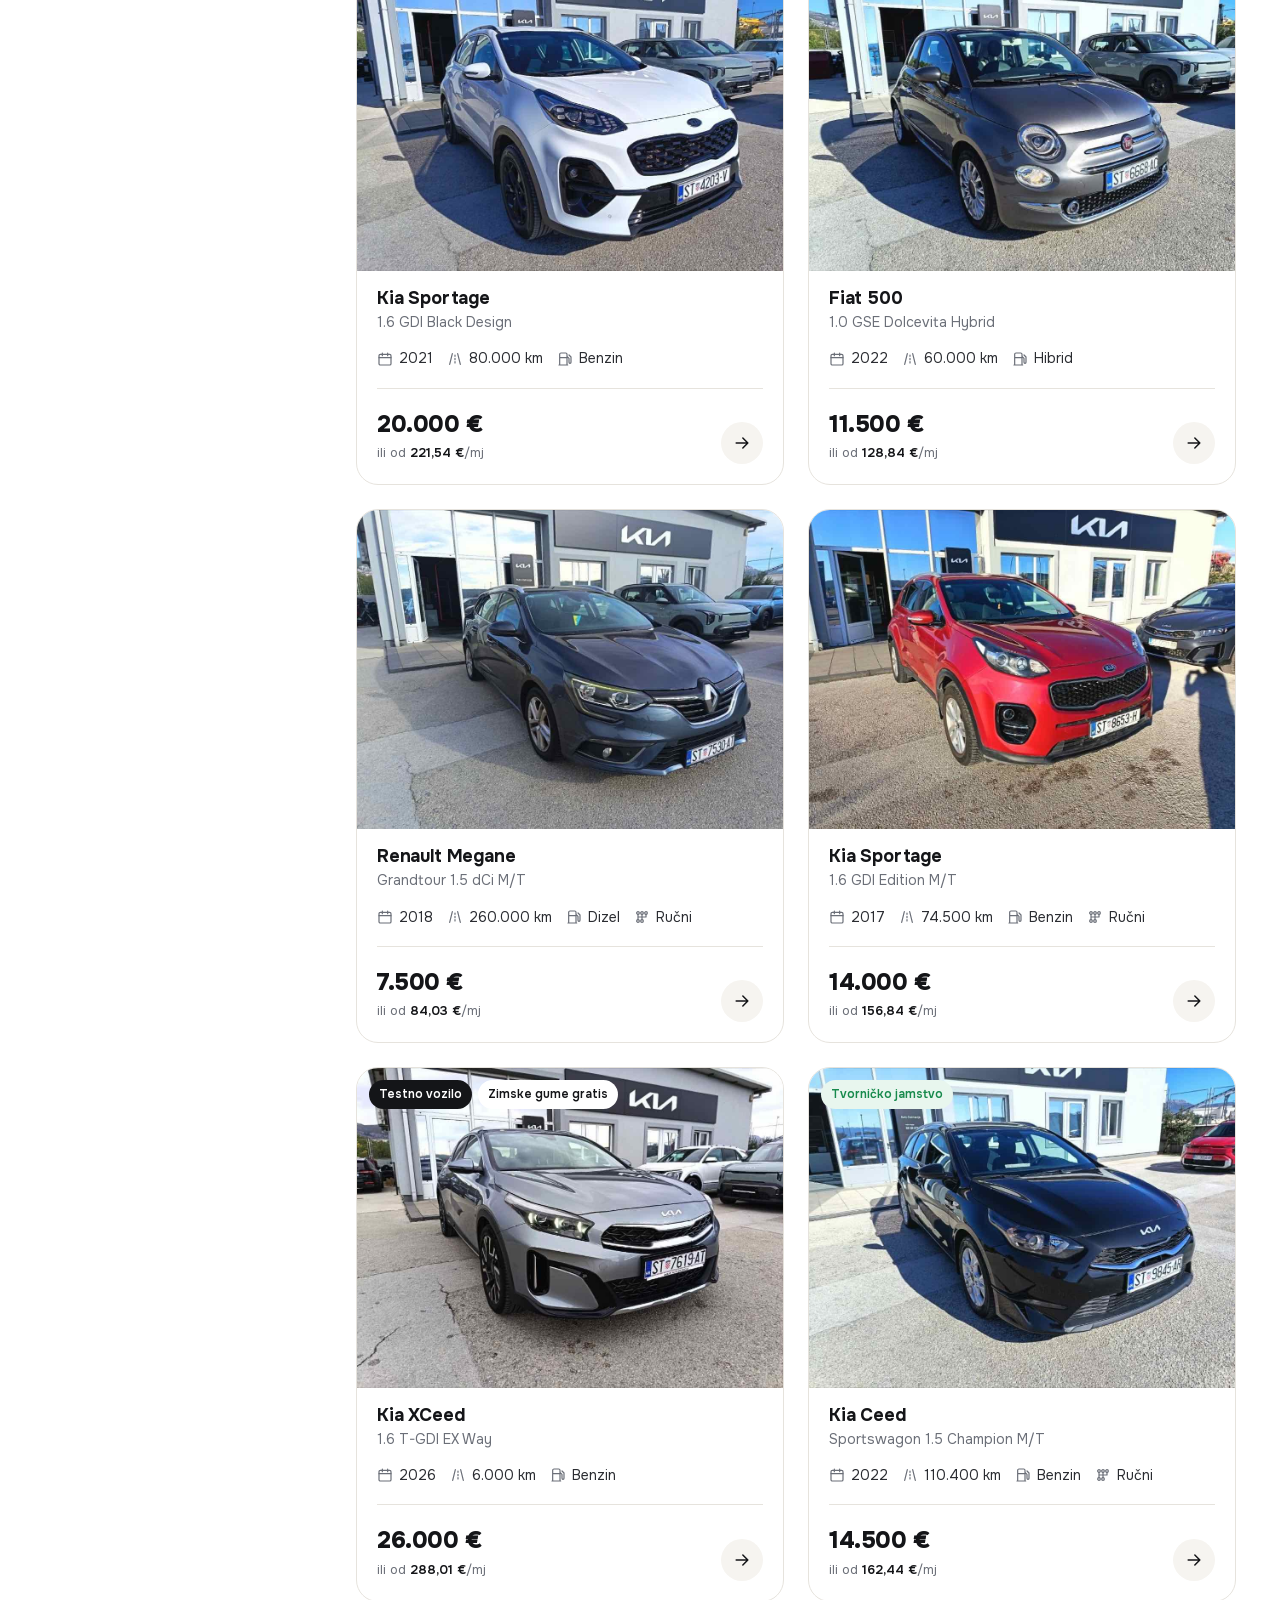
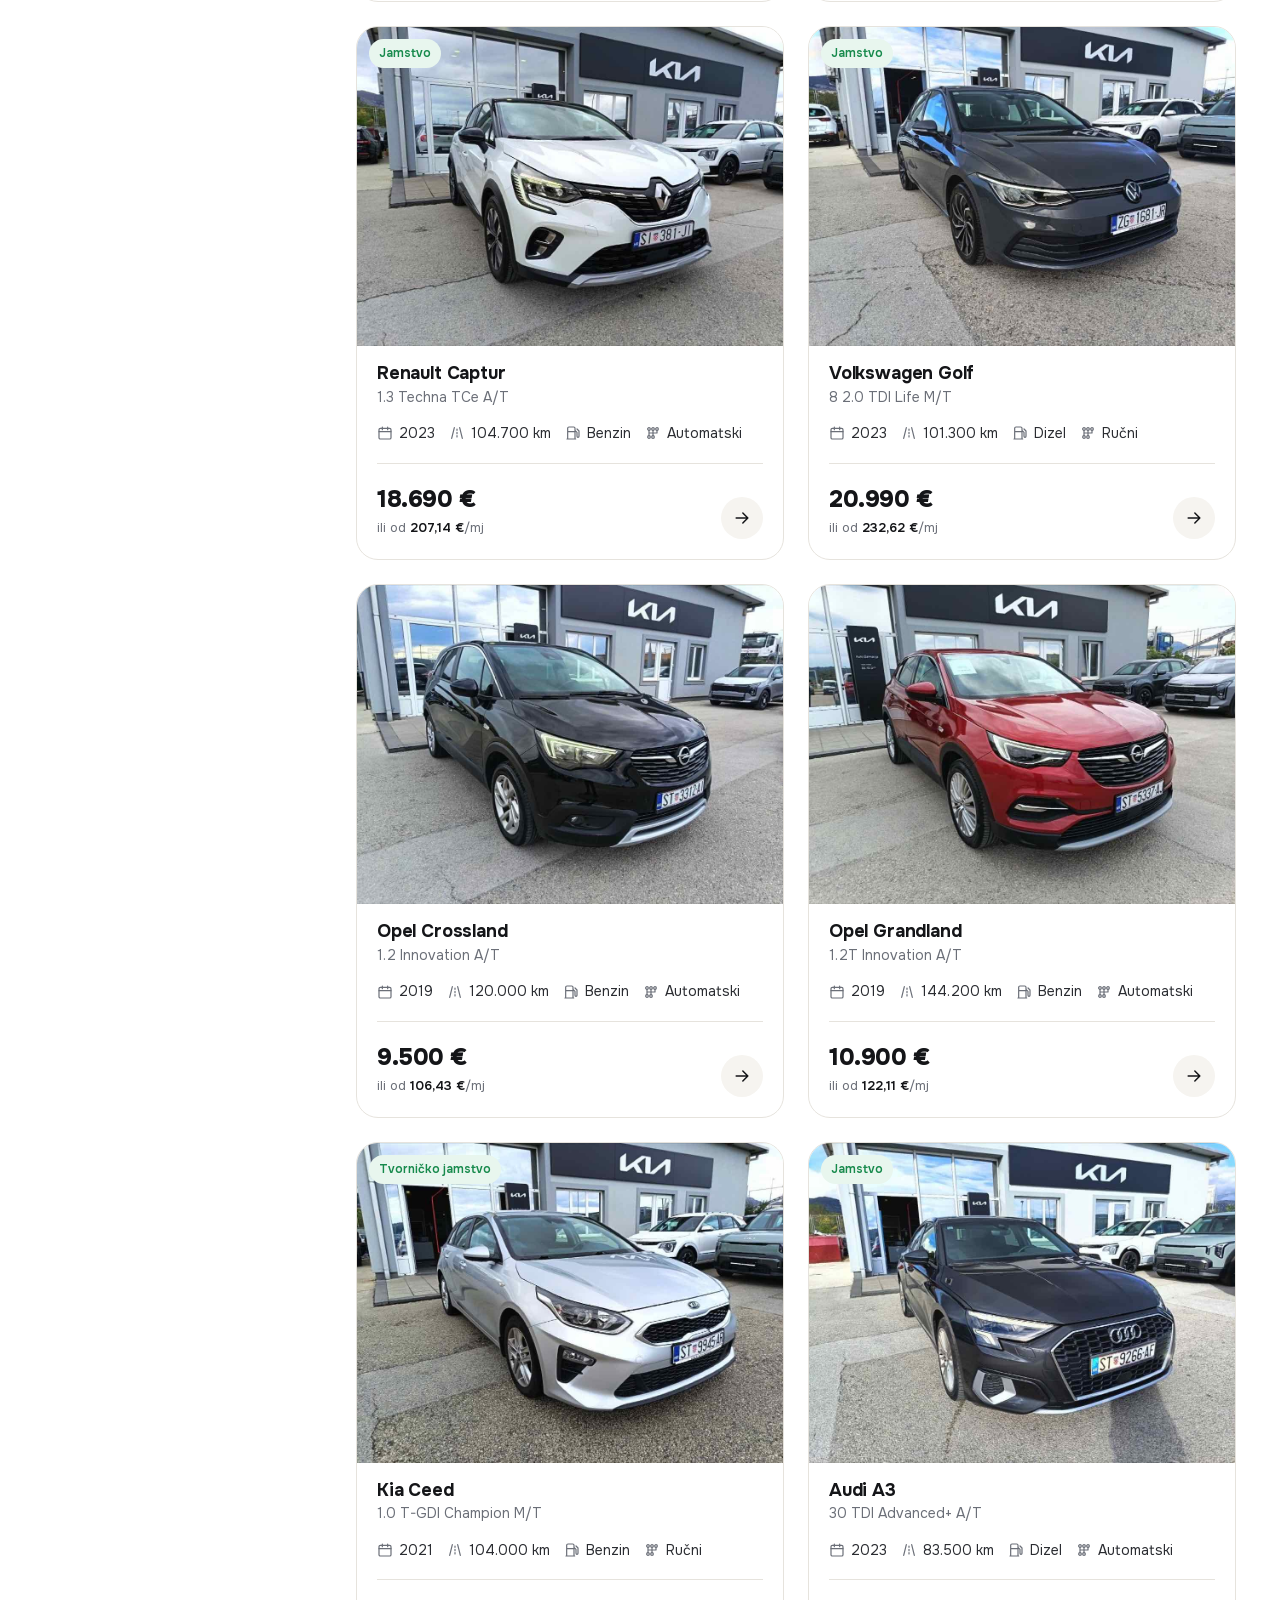
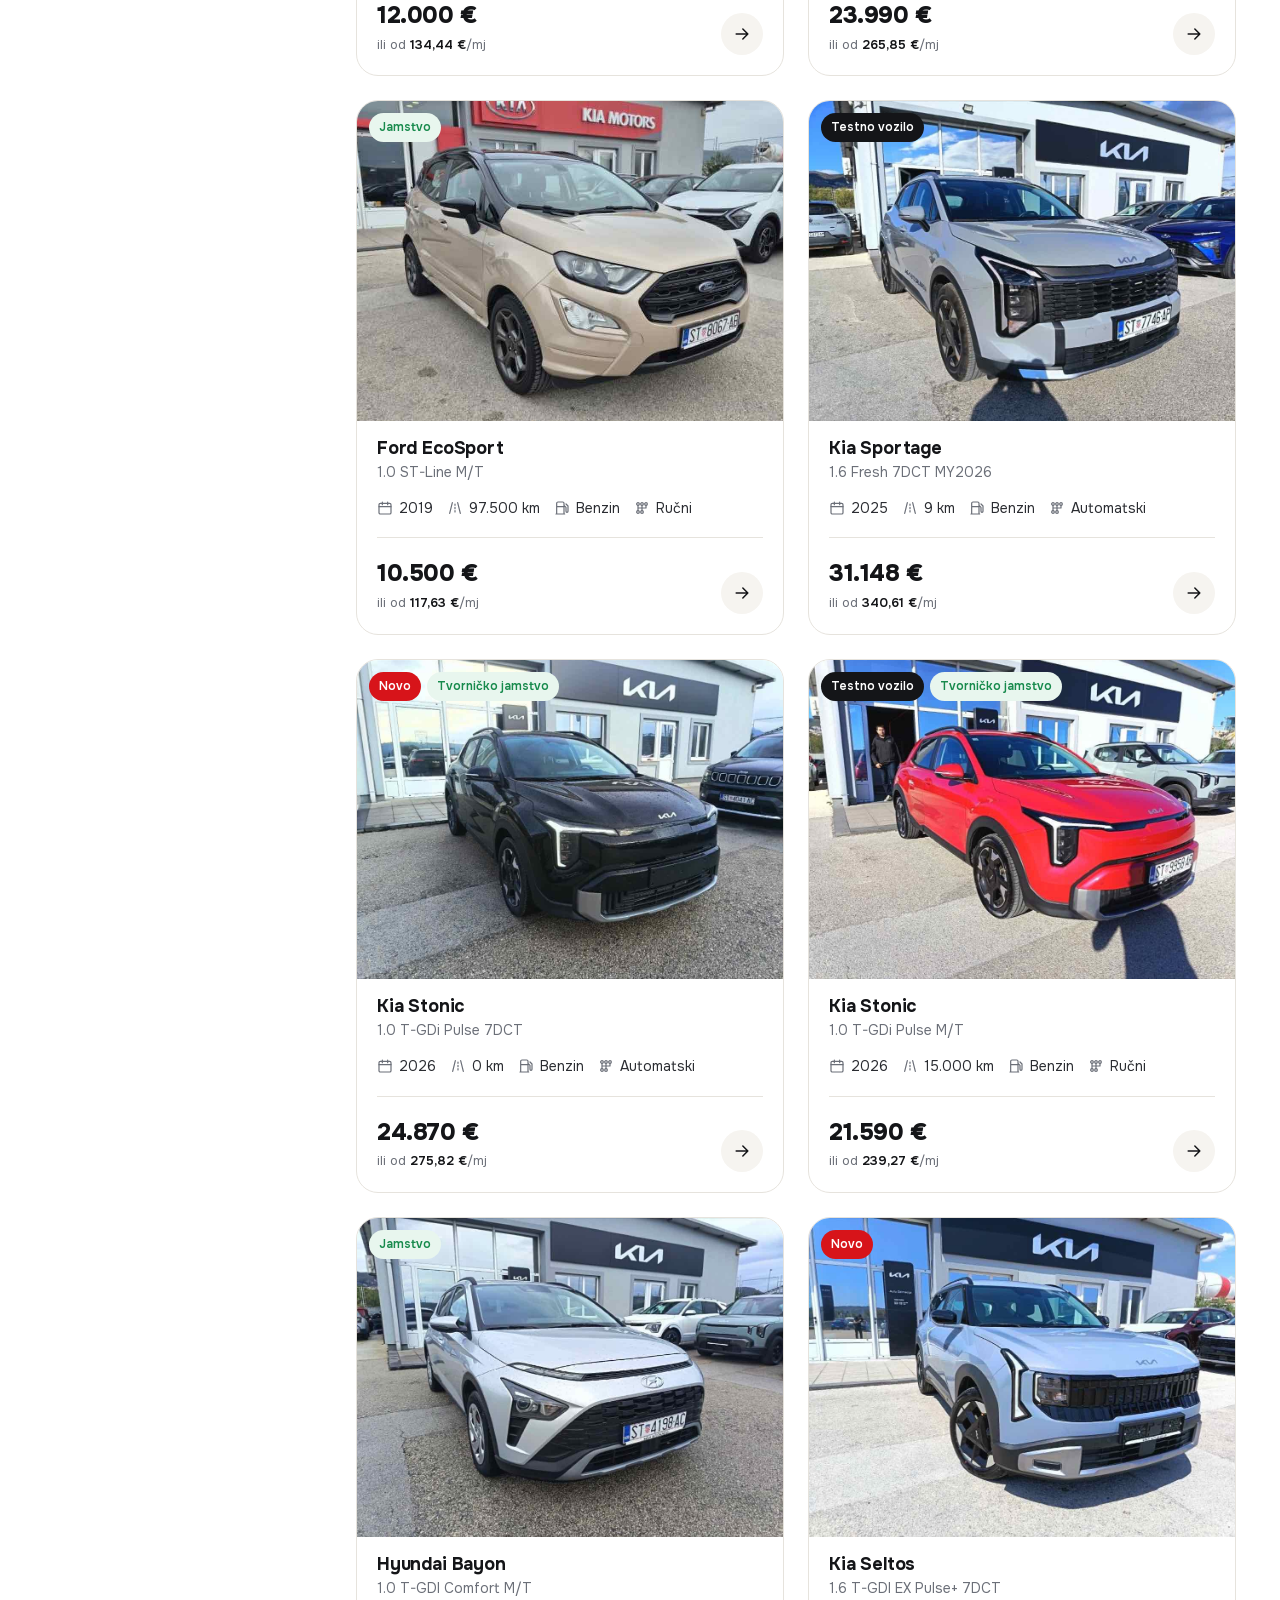
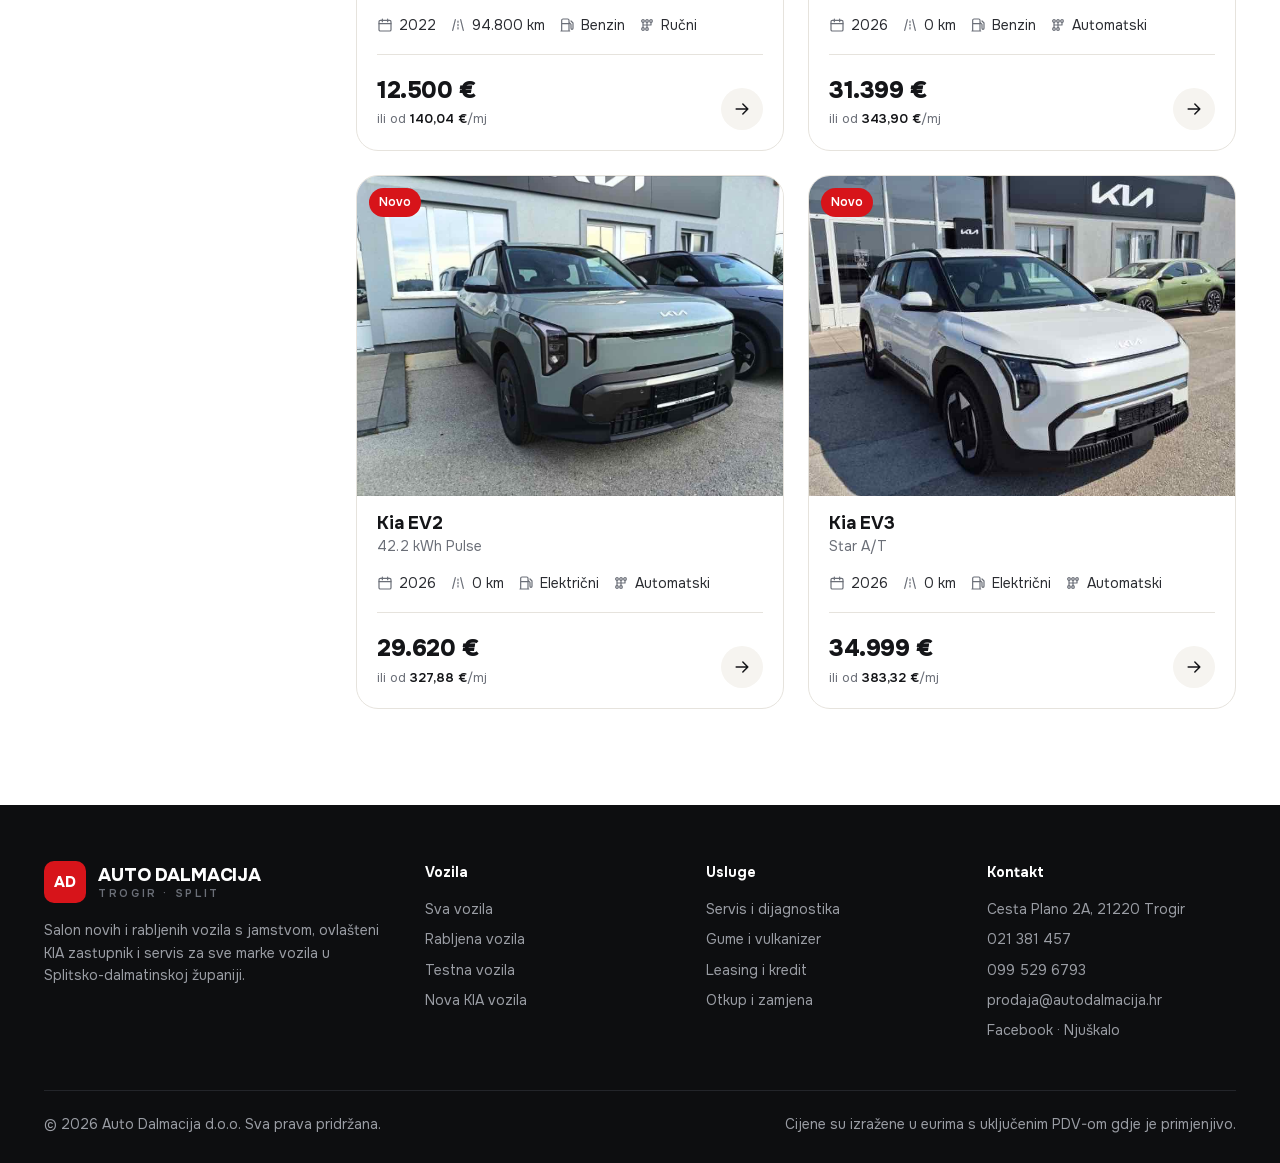
<file: vozilo.html>
<!doctype html>
<html lang="hr">
<head>
<meta charset="utf-8">
<meta name="viewport" content="width=device-width, initial-scale=1">
<title>Vozilo | Auto Dalmacija</title>
<meta name="description" content="Detalji vozila, cijena, financiranje i upit – Auto Dalmacija, Trogir.">
<meta name="theme-color" content="#141518">
<link rel="icon" href="data:image/svg+xml,%3Csvg xmlns='http://www.w3.org/2000/svg' viewBox='0 0 32 32'%3E%3Crect width='32' height='32' rx='7' fill='%23d7141a'/%3E%3Ctext x='16' y='21.5' font-family='Arial' font-weight='800' font-size='13' fill='white' text-anchor='middle'%3EAD%3C/text%3E%3C/svg%3E">
<link rel="preload" href="fonts/onest-latin.woff2" as="font" type="font/woff2" crossorigin>
<link rel="stylesheet" href="style.css">
<meta property="og:type" content="website"><meta property="og:site_name" content="Auto Dalmacija"><meta property="og:locale" content="hr_HR">
<meta property="og:title" content="Vozilo | Auto Dalmacija"><meta property="og:description" content="Detalji vozila, cijena, financiranje i upit – Auto Dalmacija, Trogir.">

</head>
<body>
<svg width="0" height="0" style="position:absolute" aria-hidden="true"><symbol id="arrow" viewBox="0 0 24 24" fill="none" stroke="currentColor" stroke-width="1.8" stroke-linecap="round" stroke-linejoin="round"><path d="M5 12h14M13 6l6 6-6 6"/></symbol><symbol id="search" viewBox="0 0 24 24" fill="none" stroke="currentColor" stroke-width="1.8" stroke-linecap="round" stroke-linejoin="round"><circle cx="11" cy="11" r="7"/><path d="m20 20-3.5-3.5"/></symbol><symbol id="ok" viewBox="0 0 24 24" fill="none" stroke="currentColor" stroke-width="1.8" stroke-linecap="round" stroke-linejoin="round"><circle cx="12" cy="12" r="9.5"/><path d="m8 12.5 2.8 2.8L16.5 9.5"/></symbol><symbol id="phone" viewBox="0 0 24 24" fill="none" stroke="currentColor" stroke-width="1.8" stroke-linecap="round" stroke-linejoin="round"><path d="M5 4h4l2 5-2.5 1.5a11 11 0 0 0 5 5L15 13l5 2v4a2 2 0 0 1-2 2A16 16 0 0 1 3 6a2 2 0 0 1 2-2"/></symbol><symbol id="mail" viewBox="0 0 24 24" fill="none" stroke="currentColor" stroke-width="1.8" stroke-linecap="round" stroke-linejoin="round"><rect x="3" y="5" width="18" height="14" rx="2"/><path d="m3 7 9 6 9-6"/></symbol><symbol id="pin" viewBox="0 0 24 24" fill="none" stroke="currentColor" stroke-width="1.8" stroke-linecap="round" stroke-linejoin="round"><path d="M12 21s-7-6.2-7-11.5a7 7 0 0 1 14 0C19 14.8 12 21 12 21z"/><circle cx="12" cy="9.5" r="2.5"/></symbol><symbol id="clock" viewBox="0 0 24 24" fill="none" stroke="currentColor" stroke-width="1.8" stroke-linecap="round" stroke-linejoin="round"><circle cx="12" cy="12" r="9"/><path d="M12 7v5l3 2"/></symbol><symbol id="road" viewBox="0 0 24 24" fill="none" stroke="currentColor" stroke-width="1.8" stroke-linecap="round" stroke-linejoin="round"><path d="M4 20 8 4M20 20 16 4M12 6v2M12 11v2M12 16v2"/></symbol><symbol id="cal" viewBox="0 0 24 24" fill="none" stroke="currentColor" stroke-width="1.8" stroke-linecap="round" stroke-linejoin="round"><rect x="3" y="5" width="18" height="16" rx="2"/><path d="M3 10h18M8 3v4M16 3v4"/></symbol><symbol id="fuel" viewBox="0 0 24 24" fill="none" stroke="currentColor" stroke-width="1.8" stroke-linecap="round" stroke-linejoin="round"><path d="M4 21V5a2 2 0 0 1 2-2h7a2 2 0 0 1 2 2v16M3 21h13M4 10h11M15 8l3 3v6a1.5 1.5 0 0 0 3 0V9l-3-3"/></symbol><symbol id="gear" viewBox="0 0 24 24" fill="none" stroke="currentColor" stroke-width="1.8" stroke-linecap="round" stroke-linejoin="round"><circle cx="6" cy="6" r="2"/><circle cx="12" cy="6" r="2"/><circle cx="18" cy="6" r="2"/><circle cx="6" cy="18" r="2"/><circle cx="12" cy="18" r="2"/><path d="M6 8v8M12 8v8M18 8v4H6"/></symbol><symbol id="shield" viewBox="0 0 24 24" fill="none" stroke="currentColor" stroke-width="1.8" stroke-linecap="round" stroke-linejoin="round"><path d="M12 3 4 6v6c0 5 3.5 8 8 9 4.5-1 8-4 8-9V6z"/><path d="m9 12 2 2 4-4"/></symbol><symbol id="check" viewBox="0 0 24 24" fill="none" stroke="currentColor" stroke-width="1.8" stroke-linecap="round" stroke-linejoin="round"><path d="M9 11l3 3 8-8"/><path d="M20 12v7a2 2 0 0 1-2 2H5a2 2 0 0 1-2-2V5a2 2 0 0 1 2-2h11"/></symbol><symbol id="euro" viewBox="0 0 24 24" fill="none" stroke="currentColor" stroke-width="1.8" stroke-linecap="round" stroke-linejoin="round"><path d="M17 6.5A7 7 0 1 0 17 17.5M4 10h9M4 14h9"/></symbol><symbol id="swap" viewBox="0 0 24 24" fill="none" stroke="currentColor" stroke-width="1.8" stroke-linecap="round" stroke-linejoin="round"><path d="M7 7h13l-4-4M17 17H4l4 4"/></symbol><symbol id="wrench" viewBox="0 0 24 24" fill="none" stroke="currentColor" stroke-width="1.8" stroke-linecap="round" stroke-linejoin="round"><path d="M14.7 6.3a4 4 0 0 0-5.4 5.4L3 18l3 3 6.3-6.3a4 4 0 0 0 5.4-5.4l-2.6 2.6-2.4-.6-.6-2.4z"/></symbol><symbol id="tire" viewBox="0 0 24 24" fill="none" stroke="currentColor" stroke-width="1.8" stroke-linecap="round" stroke-linejoin="round"><circle cx="12" cy="12" r="9"/><circle cx="12" cy="12" r="4"/><path d="M12 3v5M12 16v5M3 12h5M16 12h5"/></symbol><symbol id="drop" viewBox="0 0 24 24" fill="none" stroke="currentColor" stroke-width="1.8" stroke-linecap="round" stroke-linejoin="round"><path d="M12 3s6 6.5 6 11a6 6 0 0 1-12 0c0-4.5 6-11 6-11z"/></symbol><symbol id="paint" viewBox="0 0 24 24" fill="none" stroke="currentColor" stroke-width="1.8" stroke-linecap="round" stroke-linejoin="round"><rect x="3" y="3" width="14" height="6" rx="1.5"/><path d="M17 6h3v5h-8v3M10 14h4v7h-4z"/></symbol><symbol id="doc" viewBox="0 0 24 24" fill="none" stroke="currentColor" stroke-width="1.8" stroke-linecap="round" stroke-linejoin="round"><path d="M14 3H6a2 2 0 0 0-2 2v14a2 2 0 0 0 2 2h12a2 2 0 0 0 2-2V9z"/><path d="M14 3v6h6M8 13h8M8 17h5"/></symbol><symbol id="car" viewBox="0 0 24 24" fill="none" stroke="currentColor" stroke-width="1.8" stroke-linecap="round" stroke-linejoin="round"><path d="M5 17h14M3 13l2-6a2 2 0 0 1 2-1.4h10A2 2 0 0 1 19 7l2 6v4a1 1 0 0 1-1 1h-1M4 18H3a1 1 0 0 1-1-1v-4h20"/><circle cx="7" cy="17" r="2"/><circle cx="17" cy="17" r="2"/></symbol><symbol id="filter" viewBox="0 0 24 24" fill="none" stroke="currentColor" stroke-width="1.8" stroke-linecap="round" stroke-linejoin="round"><path d="M4 5h16M7 12h10M10 19h4"/></symbol><symbol id="x" viewBox="0 0 24 24" fill="none" stroke="currentColor" stroke-width="1.8" stroke-linecap="round" stroke-linejoin="round"><path d="M6 6l12 12M18 6 6 18"/></symbol><symbol id="ext" viewBox="0 0 24 24" fill="none" stroke="currentColor" stroke-width="1.8" stroke-linecap="round" stroke-linejoin="round"><path d="M14 4h6v6M20 4l-9 9M18 14v5a1 1 0 0 1-1 1H5a1 1 0 0 1-1-1V7a1 1 0 0 1 1-1h5"/></symbol></svg>
<div class="top" data-cms-shared="gornja traka"><div class="wrap">
  <span class="hide-m"><svg class="i"><use href="#pin"/></svg>Cesta Plano 2A, Trogir</span>
  <span class="open-now"><svg class="i"><use href="#clock"/></svg><span data-open>Pon–Pet 8–19 h · Sub 8–13 h</span></span>
  <span class="sp"></span>
  <a class="hide-m" href="mailto:prodaja@autodalmacija.hr"><svg class="i"><use href="#mail"/></svg>prodaja@autodalmacija.hr</a>
  <a href="tel:+38521381457"><svg class="i"><use href="#phone"/></svg>021 381 457</a>
</div></div>
<header class="nav" data-cms-shared="zaglavlje"><div class="wrap">
  <a class="logo" href="index.html" aria-label="Auto Dalmacija – naslovnica"><span class="mk">AD</span><span class="tx">AUTO DALMACIJA<small>TROGIR · SPLIT</small></span></a>
  <ul class="menu"><li><a href="index.html">Naslovnica</a></li><li><a href="ponuda.html" class="on">Ponuda vozila</a></li><li><a href="index.html#servis">Servis</a></li><li><a href="index.html#financiranje">Financiranje</a></li><li><a href="index.html#pitanja">Česta pitanja</a></li><li><a href="index.html#kontakt">Kontakt</a></li></ul>
  <div class="cta">
    <a class="btn btn-line" href="tel:+385995296793"><svg class="i"><use href="#phone"/></svg>099 529 6793</a>
    <a class="btn btn-red" href="ponuda.html">Vozila</a>
    <button class="burger" aria-label="Izbornik" aria-expanded="false"><svg class="i" viewBox="0 0 24 24" fill="none" stroke="currentColor" stroke-width="2" stroke-linecap="round"><path d="M4 7h16M4 12h16M4 17h16"/></svg></button>
  </div>
</div></header>

<div class="wrap vtop" id="vozilo">
  <div class="crumbs"><a href="index.html">Naslovnica</a> / <a href="ponuda.html">Ponuda vozila</a> / <span data-v="marka">Marka</span></div>
</div>
<div class="wrap vgrid">
  <div>
    <div class="vphoto"><img id="vimg" src="img/vozila/audi-a3-30-tdi-advanced-a-t-2023.jpg" alt="" width="1000" height="751"><div class="badges" id="vbadges"></div></div>
    <div class="tiles">
      <div class="tile"><small>Godište</small><b data-v="godina">2024</b></div>
      <div class="tile"><small>Kilometraža</small><b data-v="km">00.000 km</b></div>
      <div class="tile"><small>Gorivo</small><b data-v="gorivo">Gorivo</b></div>
      <div class="tile"><small>Mjenjač</small><b data-v="mjenjac">Mjenjač</b></div>
      <div class="tile"><small>Karoserija</small><b data-v="karoserija">Karoserija</b></div>
      <div class="tile"><small>Lokacija</small><b data-v="lokacija">Plano (Trogir)</b></div>
    </div>
    <div class="vmore">
      <h2>Uz ovo vozilo</h2>
      <ul id="vperks"></ul>
    </div>
    <div class="vmore" id="financiranje">
      <h2>Izračun financiranja</h2>
      <div class="calc" id="calc">
        <div class="l">
          <div class="field"><label for="vrijednost">Cijena vozila (€)</label><input type="number" id="vrijednost" min="0" step="100" value="18000" inputmode="numeric"></div>
          <div class="field"><label>Učešće</label><div class="seg" id="ucesce"></div></div>
          <div class="field"><label>Trajanje otplate (mjeseci)</label><div class="seg" id="trajanje"></div></div>
        </div>
        <div class="r">
          <span>Okvirna mjesečna rata</span>
          <div class="big" id="rata">0 €</div>
          <dl><dt>Učešće</dt><dd id="rUc"></dd><dt>Iznos financiranja</dt><dd id="rFin"></dd><dt>Broj rata</dt><dd id="rN"></dd></dl>
          <p class="note">Informativni izračun uz pretpostavljenu kamatnu stopu od 6,5 %.</p>
        </div>
      </div>
    </div>
  </div>
  <aside class="vside">
    <span class="eyebrow" data-v="stanje">Rabljeno</span>
    <h1 style="margin-top:10px" data-v="naziv">Naziv vozila</h1>
    <div class="price" data-v="cijena">00.000 €</div>
    <div class="rate">Financiranje već od <b data-v="rata">000 €</b> mjesečno</div>
    <div class="vacts">
      <a class="btn btn-red" href="#upit">Pošalji upit za vozilo</a>
      <a class="btn btn-dark" href="tel:+385995296793"><svg class="i"><use href="#phone"/></svg>Nazovi</a>
      <a class="btn btn-line" id="vnj" href="#" rel="noopener" target="_blank">Sve slike<svg class="i"><use href="#ext"/></svg></a>
    </div>
    <div class="vbox" id="upit"><form class="form upit" novalidate>
  <h3>Zanima vas ovo vozilo?</h3><p class="s">Provjerit ćemo dostupnost i dogovoriti probnu vožnju.</p>
  <input type="hidden" name="tema" value="Upit za vozilo">
  <div class="fr">
    <div class="fi"><label for="ime">Ime i prezime</label><input id="ime" name="ime" required autocomplete="name"></div>
    <div class="fi"><label for="tel">Telefon</label><input id="tel" name="telefon" type="tel" required autocomplete="tel" inputmode="tel"></div>
  </div>
  <div class="fi"><label for="email">E-mail (neobavezno)</label><input id="email" name="email" type="email" autocomplete="email"></div>
  <div class="fi"><label for="poruka">Poruka</label><textarea id="poruka" name="poruka" required></textarea></div>
  <label class="chk"><input type="checkbox" name="privola" required>Slažem se da me Auto Dalmacija kontaktira u vezi s ovim upitom.</label>
  <button class="btn btn-red" type="submit">Pošalji upit<svg class="i"><use href="#arrow"/></svg></button>
  <div class="ok" role="status">Otvorili smo vaš e-mail program s pripremljenom porukom. Hvala!</div>
</form></div>
  </aside>
</div>
<section style="padding-top:0"><div class="wrap">
  <div class="sh"><h2>Slična vozila</h2><a class="more" href="ponuda.html">Sva vozila <svg class="i"><use href="#arrow"/></svg></a></div>
  <div class="grid" id="slicna"></div>
</div></section>
<footer data-cms-shared="podnožje"><div class="wrap">
  <div>
    <a class="logo" href="index.html"><span class="mk">AD</span><span class="tx">AUTO DALMACIJA<small>TROGIR · SPLIT</small></span></a>
    <p>Salon novih i rabljenih vozila s jamstvom, ovlašteni KIA zastupnik i servis za sve marke vozila u Splitsko-dalmatinskoj županiji.</p>
  </div>
  <div><h4>Vozila</h4><ul>
    <li><a href="ponuda.html">Sva vozila</a></li>
    <li><a href="ponuda.html?stanje=Rabljeno">Rabljena vozila</a></li>
    <li><a href="ponuda.html?stanje=Testno">Testna vozila</a></li>
    <li><a href="ponuda.html?stanje=Novo">Nova KIA vozila</a></li>
  </ul></div>
  <div><h4>Usluge</h4><ul>
    <li><a href="index.html#servis">Servis i dijagnostika</a></li>
    <li><a href="index.html#servis">Gume i vulkanizer</a></li>
    <li><a href="index.html#financiranje">Leasing i kredit</a></li>
    <li><a href="index.html#pitanja">Otkup i zamjena</a></li>
  </ul></div>
  <div><h4>Kontakt</h4><ul>
    <li>Cesta Plano 2A, 21220 Trogir</li>
    <li><a href="tel:+38521381457">021 381 457</a></li>
    <li><a href="tel:+385995296793">099 529 6793</a></li>
    <li><a href="mailto:prodaja@autodalmacija.hr">prodaja@autodalmacija.hr</a></li>
    <li><a href="https://www.facebook.com/AUTODALMACIJA" rel="noopener">Facebook</a> · <a href="https://www.njuskalo.hr/trgovina/kiaautodalmacija" rel="noopener">Njuškalo</a></li>
  </ul></div>
  <div class="bot"><span>© 2026 Auto Dalmacija d.o.o. Sva prava pridržana.</span><span>Cijene su izražene u eurima s uključenim PDV-om gdje je primjenjivo.</span></div>
</div></footer>
<div class="fab" data-cms-shared="mobilni gumbi"><a class="btn btn-dark" href="tel:+385995296793"><svg class="i"><use href="#phone"/></svg>Nazovi</a><a class="btn btn-red" href="ponuda.html">Pregledaj vozila</a></div>
<script src="vozila.js"></script>
<script src="app.js"></script>
</body>
</html>
</file>
<file: style.css>
/* Auto Dalmacija – redizajn 2026 */
@font-face{font-family:Onest;src:url(fonts/onest-latin.woff2) format("woff2");font-weight:100 900;font-display:swap;unicode-range:U+0000-00FF,U+0131,U+0152-0153,U+02BB-02BC,U+02C6,U+02DA,U+02DC,U+2000-206F,U+2074,U+20AC,U+2122,U+2191,U+2193,U+2212,U+2215,U+FEFF,U+FFFD}
@font-face{font-family:Onest;src:url(fonts/onest-latin-ext.woff2) format("woff2");font-weight:100 900;font-display:swap;unicode-range:U+0100-02AF,U+0304,U+0308,U+0329,U+1E00-1E9F,U+1EF2-1EFF,U+2020,U+20A0-20AB,U+20AD-20C0,U+2113,U+2C60-2C7F,U+A720-A7FF}

:root{
  --ink:#141518; --ink2:#2a2c31; --mute:#6b6f78; --line:#e6e3dd; --stone:#f6f4f0; --white:#fff;
  --red:#d7141a; --red2:#b30f14; --redsoft:#fdecec; --green:#178a4c;
  --r:14px; --r2:22px; --shadow:0 10px 30px rgba(20,21,24,.08);
  --wrap:1240px;
}
*{box-sizing:border-box;margin:0;padding:0}
html{scroll-behavior:smooth;-webkit-text-size-adjust:100%}
body{font:400 16px/1.6 Onest,system-ui,-apple-system,sans-serif;color:var(--ink);background:var(--white);overflow-x:hidden}
img{max-width:100%;display:block}
a{color:inherit;text-decoration:none}
button,input,select,textarea{font:inherit;color:inherit}
.wrap{max-width:var(--wrap);margin:0 auto;padding:0 24px}
.i{width:20px;height:20px;flex:none}
.sr{position:absolute;width:1px;height:1px;overflow:hidden;clip:rect(0 0 0 0)}
h1,h2,h3{line-height:1.1;letter-spacing:-.02em;font-weight:700}
h2{font-size:clamp(28px,3.4vw,42px)}
section{padding:96px 0}
.eyebrow{display:inline-flex;align-items:center;gap:8px;font-size:13px;font-weight:600;letter-spacing:.08em;text-transform:uppercase;color:var(--red)}
.eyebrow:before{content:"";width:18px;height:2px;background:currentColor}

/* gumbi */
.btn{display:inline-flex;align-items:center;justify-content:center;gap:10px;height:48px;padding:0 22px;border-radius:999px;font-weight:600;font-size:15px;border:1px solid transparent;cursor:pointer;transition:.2s;white-space:nowrap}
.btn-red{background:var(--red);color:#fff}.btn-red:hover{background:var(--red2)}
.btn-dark{background:var(--ink);color:#fff}.btn-dark:hover{background:#000}
.btn-line{border-color:var(--line);background:#fff}.btn-line:hover{border-color:var(--ink)}
.btn-ghost{border-color:rgba(255,255,255,.3);color:#fff}.btn-ghost:hover{background:rgba(255,255,255,.1)}

/* zaglavlje */
.top{background:var(--ink);color:#c9cbd0;font-size:13px}
.top .wrap{display:flex;gap:24px;align-items:center;height:38px}
.top a:hover{color:#fff}
.top .sp{flex:1}
.top span,.top a{display:inline-flex;align-items:center;gap:6px}
.top .i{width:15px;height:15px}
.open-now b{color:#5fd393;font-weight:600}.open-now b.cl{color:#ff8a8a}
.nav{position:sticky;top:0;z-index:50;background:rgba(255,255,255,.92);backdrop-filter:saturate(1.6) blur(12px);-webkit-backdrop-filter:saturate(1.6) blur(12px);border-bottom:1px solid var(--line)}
.nav .wrap{display:flex;align-items:center;gap:32px;height:76px}
.logo{display:flex;align-items:center;gap:12px;font-weight:800;letter-spacing:-.01em;line-height:1}
.logo .mk{width:42px;height:42px;border-radius:10px;background:var(--red);display:grid;place-items:center;color:#fff;font-size:15px;letter-spacing:.02em}
.logo .tx{display:flex;flex-direction:column;font-size:18px}
.logo small{font-size:11px;font-weight:600;letter-spacing:.24em;color:var(--mute);margin-top:4px}
.menu{display:flex;gap:4px;list-style:none;margin-left:auto}
.menu a{display:block;white-space:nowrap;padding:10px 14px;border-radius:999px;font-weight:500;font-size:15px;color:var(--ink2)}
.menu a:hover,.menu a.on{background:var(--stone);color:var(--ink)}
.nav .cta{display:flex;gap:10px}
.burger{display:none;width:46px;height:46px;border-radius:12px;border:1px solid var(--line);background:#fff;place-items:center;cursor:pointer}

/* hero */
.hero{position:relative;background:var(--ink);color:#fff;overflow:hidden}
.hero .bg{position:absolute;inset:0;background:url(img/vozila/audi-a3-30-tdi-advanced-a-t-2023.jpg) center 40%/cover;opacity:.35;filter:grayscale(.2)}
.hero .bg:after{content:"";position:absolute;inset:0;background:linear-gradient(90deg,var(--ink) 18%,rgba(20,21,24,.55) 60%,rgba(20,21,24,.2))}
.hero .wrap{position:relative;padding-top:88px;padding-bottom:140px}
.hero h1{font-size:clamp(38px,6vw,76px);max-width:820px;font-weight:800;letter-spacing:-.035em}
.hero h1 em{font-style:normal;color:#ff4d52}
.hero p.lead{font-size:19px;color:#d4d6da;max-width:560px;margin:22px 0 32px}
.hero .chips{display:flex;flex-wrap:wrap;gap:10px;margin-bottom:34px}
.chip{display:inline-flex;align-items:center;gap:8px;padding:8px 14px;border-radius:999px;background:rgba(255,255,255,.08);border:1px solid rgba(255,255,255,.14);font-size:14px}
.chip .i{width:16px;height:16px;color:#5fd393}
.hero .acts{display:flex;gap:12px;flex-wrap:wrap}

/* tražilica */
.finder{position:relative;z-index:5;margin-top:-72px}
.qbar{display:grid;grid-template-columns:repeat(4,1fr) auto;background:#fff;border-radius:var(--r2);box-shadow:0 24px 60px rgba(20,21,24,.16);padding:10px;gap:6px}
.q{display:flex;flex-direction:column;padding:10px 16px;border-radius:14px;transition:.15s}
.q:hover{background:var(--stone)}
.q label{font-size:12px;font-weight:600;color:var(--mute);letter-spacing:.04em;text-transform:uppercase}
.q select{border:0;background:transparent;font-size:16px;font-weight:600;padding:4px 0;cursor:pointer;outline:0;appearance:none;-webkit-appearance:none}
.qbar .go{height:auto;border-radius:16px;padding:0 30px;font-size:16px}
.qlinks{display:flex;flex-wrap:wrap;gap:8px;margin-top:16px;font-size:14px}
.qlinks a{padding:6px 12px;border-radius:999px;background:var(--stone);color:var(--ink2)}
.qlinks a:hover{background:var(--ink);color:#fff}

/* naslovi sekcija */
.sh{display:flex;align-items:end;justify-content:space-between;gap:24px;margin-bottom:36px}
.sh p{color:var(--mute);max-width:520px;margin-top:10px}
.more{display:inline-flex;align-items:center;gap:8px;font-weight:600;white-space:nowrap}
.more:hover{color:var(--red)}

/* kartice vozila */
.grid{display:grid;grid-template-columns:repeat(3,1fr);gap:24px}
.car{position:relative;display:flex;flex-direction:column;border-radius:var(--r2);background:#fff;border:1px solid var(--line);overflow:hidden;transition:.25s}
.car:hover{transform:translateY(-4px);box-shadow:var(--shadow);border-color:transparent}
.car .ph{position:relative;aspect-ratio:4/3;background:var(--stone);overflow:hidden}
.car .ph img{width:100%;height:100%;object-fit:cover;transition:transform .5s}
.car:hover .ph img{transform:scale(1.04)}
.badges{position:absolute;top:12px;left:12px;display:flex;gap:6px;flex-wrap:wrap}
.bdg{font-size:12px;font-weight:600;padding:5px 10px;border-radius:999px;background:#fff;color:var(--ink)}
.bdg.novo{background:var(--red);color:#fff}.bdg.test{background:var(--ink);color:#fff}.bdg.jam{background:#e8f6ee;color:var(--green)}
.car .bd{padding:18px 20px 20px;display:flex;flex-direction:column;flex:1}
.car h3{font-size:18px;letter-spacing:-.01em}
.car .sub{color:var(--mute);font-size:14px;margin-top:2px}
.specs{display:flex;flex-wrap:wrap;gap:6px 14px;margin:14px 0 18px;font-size:14px;color:var(--ink2)}
.specs span{display:inline-flex;align-items:center;gap:6px}
.specs .i{width:16px;height:16px;color:var(--mute)}
.car .ft{margin-top:auto;display:flex;align-items:end;justify-content:space-between;gap:10px;padding-top:16px;border-top:1px solid var(--line)}
.price{font-size:24px;font-weight:800;letter-spacing:-.02em}
.rate{font-size:13px;color:var(--mute)}
.rate b{color:var(--ink);font-weight:600}
.car .go{width:42px;height:42px;border-radius:50%;background:var(--stone);display:grid;place-items:center;transition:.2s}
.car:hover .go{background:var(--red);color:#fff}

/* prednosti */
.why{background:var(--stone)}
.why-grid{display:grid;grid-template-columns:repeat(4,1fr);gap:20px}
.feat{background:#fff;border-radius:var(--r2);padding:28px}
.feat .ic{width:48px;height:48px;border-radius:14px;background:var(--redsoft);color:var(--red);display:grid;place-items:center;margin-bottom:20px}
.feat h3{font-size:19px;margin-bottom:8px}
.feat p{color:var(--mute);font-size:15px}
.stats{display:grid;grid-template-columns:repeat(4,1fr);gap:20px;margin-top:20px}
.stat{border-radius:var(--r2);padding:24px 28px;background:var(--ink);color:#fff}
.stat b{display:block;font-size:40px;font-weight:800;letter-spacing:-.03em;line-height:1}
.stat span{color:#b5b8be;font-size:14px}

/* servis */
.svc{display:grid;grid-template-columns:1.05fr 1fr;gap:56px;align-items:center}
.svc-list{display:grid;grid-template-columns:1fr 1fr;gap:14px;margin-top:28px}
.svc-item{display:flex;gap:14px;padding:18px;border:1px solid var(--line);border-radius:var(--r)}
.svc-item .ic{width:40px;height:40px;border-radius:12px;background:var(--stone);display:grid;place-items:center;flex:none}
.svc-item b{display:block;font-size:15px}
.svc-item span{font-size:14px;color:var(--mute)}
.svc-card{position:relative;border-radius:var(--r2);overflow:hidden;min-height:520px;background:url(img/vozila/kia-ev3-star-a-t-2026.jpg) center/cover}
.svc-card:after{content:"";position:absolute;inset:0;background:linear-gradient(180deg,transparent 35%,rgba(20,21,24,.9))}
.svc-card .in{position:absolute;left:28px;right:28px;bottom:28px;z-index:1;color:#fff}
.svc-card h3{font-size:26px;margin-bottom:8px}
.svc-card p{color:#d4d6da;margin-bottom:18px}

/* kalkulator */
.calc{display:grid;grid-template-columns:1.3fr 1fr;border-radius:var(--r2);overflow:hidden;border:1px solid var(--line)}
.calc .l{padding:40px}
.calc .r{background:var(--ink);color:#fff;padding:40px;display:flex;flex-direction:column;justify-content:center}
.field{margin-top:24px}
.field label{display:flex;justify-content:space-between;font-weight:600;font-size:14px;margin-bottom:10px}
.field label b{color:var(--red)}
.field input[type=number]{width:100%;height:52px;border:1px solid var(--line);border-radius:12px;padding:0 16px;font-size:18px;font-weight:600}
input[type=range]{width:100%;accent-color:var(--red);height:28px}
.seg{display:flex;gap:6px;flex-wrap:wrap}
.seg button{flex:1;min-width:56px;height:44px;border-radius:10px;border:1px solid var(--line);background:#fff;font-weight:600;cursor:pointer}
.seg button.on{background:var(--ink);color:#fff;border-color:var(--ink)}
.calc .r span{color:#b5b8be;font-size:14px}
.calc .r .big{font-size:56px;font-weight:800;letter-spacing:-.03em;line-height:1.05;margin:6px 0 20px}
.calc dl{display:grid;grid-template-columns:1fr auto;gap:10px;font-size:15px;padding-top:20px;border-top:1px solid rgba(255,255,255,.15)}
.calc dt{color:#b5b8be}.calc dd{font-weight:600;text-align:right}
.note{font-size:12px;color:#8d9097;margin-top:18px}

/* FAQ */
.faq{display:grid;grid-template-columns:.8fr 1.2fr;gap:56px}
details{border-bottom:1px solid var(--line)}
summary{list-style:none;display:flex;justify-content:space-between;gap:20px;padding:22px 0;font-weight:600;font-size:17px;cursor:pointer}
summary::-webkit-details-marker{display:none}
summary:after{content:"+";font-size:24px;line-height:1;color:var(--red);transition:.2s}
details[open] summary:after{transform:rotate(45deg)}
details p{padding:0 0 22px;color:var(--ink2);max-width:640px}

/* kontakt */
.contact{background:var(--ink);color:#fff}
.contact .wrap{display:grid;grid-template-columns:1fr 1fr;gap:56px}
.contact h2{margin-bottom:16px}
.contact .lead{color:#b5b8be;margin-bottom:32px}
.cl{display:grid;gap:14px}
.cl a,.cl div{display:flex;gap:16px;align-items:center;padding:18px 20px;border-radius:var(--r);background:rgba(255,255,255,.05);border:1px solid rgba(255,255,255,.1)}
.cl a:hover{background:rgba(255,255,255,.1)}
.cl .ic{width:44px;height:44px;border-radius:12px;background:var(--red);display:grid;place-items:center;flex:none}
.cl small{display:block;color:#9a9da4;font-size:13px}
.cl b{font-weight:600}
.hours{display:grid;grid-template-columns:auto 1fr;gap:4px 16px;font-size:15px}
.form{background:#fff;color:var(--ink);border-radius:var(--r2);padding:32px}
.form h3{font-size:22px;margin-bottom:6px}
.form p.s{color:var(--mute);font-size:14px;margin-bottom:20px}
.fr{display:grid;grid-template-columns:1fr 1fr;gap:12px}
.fi{display:flex;flex-direction:column;gap:6px;margin-bottom:12px}
.fi label{font-size:13px;font-weight:600}
.fi input,.fi select,.fi textarea{border:1px solid var(--line);border-radius:12px;padding:12px 14px;background:#fff;outline:0;font-size:15px}
.fi input:focus,.fi select:focus,.fi textarea:focus{border-color:var(--ink)}
.fi textarea{min-height:110px;resize:vertical}
.chk{display:flex;gap:10px;font-size:13px;color:var(--mute);margin:4px 0 18px;align-items:flex-start}
.chk input{margin-top:3px;accent-color:var(--red)}
.form .btn{width:100%}
.ok{display:none;padding:14px;border-radius:12px;background:#e8f6ee;color:var(--green);font-weight:600;margin-top:12px;font-size:14px}

/* podnožje */
footer{background:#0d0e10;color:#9a9da4;font-size:14px;padding:56px 0 28px}
footer .wrap{display:grid;grid-template-columns:1.4fr 1fr 1fr 1fr;gap:32px}
footer h4{color:#fff;font-size:14px;margin-bottom:14px}
footer ul{list-style:none;display:grid;gap:8px}
footer a:hover{color:#fff}
footer .logo{color:#fff;margin-bottom:16px}
footer .bot{grid-column:1/-1;border-top:1px solid #23252a;padding-top:22px;margin-top:16px;display:flex;justify-content:space-between;gap:16px;flex-wrap:wrap}

/* plutajući gumb za poziv (mobitel) */
.fab{display:none}

/* PONUDA */
.phead{background:var(--stone);padding:48px 0 40px}
.phead h1{font-size:clamp(32px,4.4vw,52px)}
.phead p{color:var(--mute);margin-top:8px}
.crumbs{font-size:14px;color:var(--mute);margin-bottom:16px}
.crumbs a:hover{color:var(--red)}
.plist{display:grid;grid-template-columns:280px 1fr;gap:32px;padding:40px 24px 96px}
.filters{position:sticky;top:96px;align-self:start;display:grid;gap:16px}
.filters .fi select,.filters .fi input{height:46px;padding:0 12px}
.pill-row{display:flex;flex-wrap:wrap;gap:6px}
.pill{padding:8px 12px;border-radius:999px;border:1px solid var(--line);background:#fff;font-size:14px;cursor:pointer}
.pill.on{background:var(--ink);color:#fff;border-color:var(--ink)}
.bar{display:flex;justify-content:space-between;align-items:center;gap:16px;margin-bottom:20px;flex-wrap:wrap}
.bar b{font-size:18px}
.bar select{height:42px;border:1px solid var(--line);border-radius:999px;padding:0 16px;background:#fff}
.plist .grid{grid-template-columns:repeat(2,1fr)}
.empty{grid-column:1/-1;text-align:center;padding:60px 20px;border:1px dashed var(--line);border-radius:var(--r2);color:var(--mute)}
.fbtn{display:none}

/* VOZILO */
.vtop{padding:32px 0 0}
.vgrid{display:grid;grid-template-columns:1.5fr 1fr;gap:40px;padding-top:16px;padding-bottom:80px}
.vphoto{border-radius:var(--r2);overflow:hidden;aspect-ratio:4/3;background:var(--stone);position:relative}
.vphoto img{width:100%;height:100%;object-fit:cover}
.vside{position:sticky;top:96px;align-self:start}
.vside h1{font-size:clamp(26px,3vw,36px)}
.vside .price{font-size:40px;margin:16px 0 4px}
.vbox{border:1px solid var(--line);border-radius:var(--r2);padding:24px;margin-top:20px}
.tiles{display:grid;grid-template-columns:repeat(3,1fr);gap:10px;margin-top:24px}
.tile{background:var(--stone);border-radius:var(--r);padding:14px 16px}
.tile small{display:block;color:var(--mute);font-size:12px}
.tile b{font-size:16px}
.vacts{display:grid;grid-template-columns:1fr 1fr;gap:10px;margin-top:20px}
.vacts .btn:first-child{grid-column:1/-1}
.vmore{margin-top:40px}
.vmore h2{font-size:26px;margin-bottom:16px}
.vmore ul{list-style:none;display:grid;grid-template-columns:1fr 1fr;gap:10px}
.vmore li{display:flex;gap:10px;align-items:center}
.vmore li .i{color:var(--green)}

/* animacija ulaska */
.rv{opacity:0;transform:translateY(18px);transition:opacity .6s,transform .6s}
.rv.in{opacity:1;transform:none}
@media (prefers-reduced-motion:reduce){.rv{opacity:1;transform:none;transition:none}html{scroll-behavior:auto}}

/* ---------- responsive ---------- */
@media (max-width:1240px){
  .menu{display:none}
  .burger{display:grid}
  .nav .wrap{gap:16px}.nav .cta{margin-left:auto}
  .menu.open{display:flex;flex-direction:column;position:absolute;top:76px;left:0;right:0;background:#fff;padding:12px 16px 20px;border-bottom:1px solid var(--line);box-shadow:var(--shadow)}
  .menu.open a{padding:14px 16px;font-size:17px}
}
@media (max-width:1080px){
  .grid,.why-grid,.stats{grid-template-columns:repeat(2,1fr)}
  .svc,.faq,.contact .wrap,.calc,.vgrid{grid-template-columns:1fr}
  .svc-card{min-height:380px}
  .qbar{grid-template-columns:1fr 1fr}
  .qbar .go{grid-column:1/-1;height:54px}
  footer .wrap{grid-template-columns:1fr 1fr}
  .plist{grid-template-columns:1fr}
  .filters{position:fixed;inset:0;z-index:80;background:#fff;padding:24px;overflow:auto;transform:translateX(-100%);transition:transform .3s;top:0}
  .filters.open{transform:none}
  .fbtn{display:inline-flex}
  .vside{position:static}
}
@media (max-width:640px){
  .wrap{padding:0 16px}
  section{padding:64px 0}
  .top .hide-m,.nav .cta .btn-line{display:none}
  .nav .cta .btn{height:44px;padding:0 16px}
  .hero .wrap{padding-top:56px;padding-bottom:110px}
  .hero p.lead{font-size:17px}
  .grid,.why-grid,.svc-list,.plist .grid,.fr{grid-template-columns:1fr}
  .stats{grid-template-columns:1fr 1fr}.stat b{font-size:32px}
  .qbar{grid-template-columns:1fr;padding:8px}
  .sh{flex-direction:column;align-items:flex-start}
  .calc .l,.calc .r{padding:28px 20px}.calc .r .big{font-size:44px}
  .form{padding:24px 18px}
  footer .wrap{grid-template-columns:1fr}
  .plist{padding:24px 16px 80px}
  .tiles{grid-template-columns:1fr 1fr}
  .vmore ul{grid-template-columns:1fr}
  .fab{display:flex;position:fixed;left:16px;right:16px;bottom:16px;z-index:60;gap:10px}
  .fab .btn{flex:1;height:52px;box-shadow:0 10px 30px rgba(0,0,0,.25)}
  body{padding-bottom:84px}
}
.vbox .form{padding:0}
</file>
<file: cms/uredi.css>
/* Uređivač stranice – sučelje */
:root{--bg:#f4f5f7;--card:#fff;--ink:#111827;--mute:#6b7280;--line:#e5e7eb;--acc:#2563eb;--acc2:#1d4ed8;--ok:#16a34a;--warn:#d97706;--err:#dc2626}
*{box-sizing:border-box;margin:0;padding:0}
html,body{height:100%}
body{font:14px/1.5 system-ui,-apple-system,"Segoe UI",sans-serif;color:var(--ink);background:var(--bg)}
button,input,select,textarea{font:inherit;color:inherit}
[hidden]{display:none!important}
svg{width:18px;height:18px;fill:none;stroke:currentColor;stroke-width:1.8;stroke-linecap:round;stroke-linejoin:round;flex:none}

.b{display:inline-flex;align-items:center;justify-content:center;gap:8px;height:36px;padding:0 14px;border-radius:9px;border:1px solid var(--line);background:#fff;font-weight:600;cursor:pointer;white-space:nowrap}
.b:hover{border-color:#c7cbd1}
.b.primary{background:var(--acc);border-color:var(--acc);color:#fff}.b.primary:hover{background:var(--acc2)}
.b.primary:disabled{background:#9db6ef;border-color:#9db6ef;cursor:default}
.b.danger{color:var(--err)}.b.danger:hover{border-color:var(--err)}
.b.sm{height:32px;padding:0 10px;font-size:13px}
.ib{width:36px;height:36px;border-radius:9px;border:1px solid transparent;background:transparent;display:grid;place-items:center;cursor:pointer;color:#374151}
.ib:hover{background:#eef0f3}.ib.on{background:#e8efff;color:var(--acc)}.ib:disabled{opacity:.35;cursor:default;background:none}

/* prijava */
.login{min-height:100%;display:grid;place-items:center;padding:24px;background:radial-gradient(circle at 20% 0,#e6edff,transparent 50%),var(--bg)}
.login .card{width:100%;max-width:420px;background:#fff;border-radius:18px;padding:32px;box-shadow:0 20px 50px rgba(17,24,39,.08)}
.brand{display:flex;align-items:center;gap:10px;font-weight:700}
.dot{width:12px;height:12px;border-radius:4px;background:var(--acc)}
.login h1{font-size:24px;margin:22px 0 8px;letter-spacing:-.01em}
.login p{color:var(--mute)}
.login form{margin-top:22px;display:grid;gap:8px}
.login label{font-weight:600;font-size:13px}
.login input{height:44px;border:1px solid var(--line);border-radius:10px;padding:0 12px}
.login .b{height:44px;width:100%}
.err{color:var(--err);font-size:13px;min-height:18px}
.or{display:flex;align-items:center;gap:10px;color:var(--mute);font-size:12px;margin:14px 0}
.or:before,.or:after{content:"";flex:1;height:1px;background:var(--line)}
.help{margin-top:18px;font-size:13px;color:var(--mute)}
.help summary{cursor:pointer;font-weight:600;color:var(--ink)}
.help p{margin-top:8px}

/* aplikacija */
.app{height:100%;display:flex;flex-direction:column}
.bar{display:flex;align-items:center;gap:10px;padding:8px 12px;background:#fff;border-bottom:1px solid var(--line);flex-wrap:wrap}
.bar .brand{padding-right:6px}
.tabs{display:flex;gap:2px;background:#f1f2f4;border-radius:10px;padding:3px}
.tabs a,.tabs button{border:0;background:none;padding:6px 12px;border-radius:8px;font-weight:600;color:#4b5563;cursor:pointer;text-decoration:none}
.tabs .on{background:#fff;color:var(--ink);box-shadow:0 1px 2px rgba(0,0,0,.08)}
.grp{display:flex;align-items:center;gap:6px}
.grp select{height:36px;border:1px solid var(--line);border-radius:9px;padding:0 10px;background:#fff;font-weight:600;max-width:240px}
.seg{display:flex;background:#f1f2f4;border-radius:10px;padding:2px}
.sp{flex:1}
.pill{font-size:12px;font-weight:600;padding:6px 10px;border-radius:999px;background:#f1f2f4;color:#4b5563;white-space:nowrap}
.pill.dirty{background:#fff4e5;color:var(--warn)}
.pill.busy{background:#e8efff;color:var(--acc)}
.pill.ok{background:#e7f6ec;color:var(--ok)}
.pill.err{background:#fde8e8;color:var(--err)}
.pill a{color:inherit}
.menu{position:relative}
.drop{position:absolute;right:0;top:42px;background:#fff;border:1px solid var(--line);border-radius:12px;box-shadow:0 12px 30px rgba(0,0,0,.1);padding:6px;min-width:220px;z-index:20;display:grid}
.drop a,.drop button{display:block;text-align:left;padding:9px 12px;border-radius:8px;border:0;background:none;cursor:pointer;color:var(--ink);text-decoration:none}
.drop a:hover,.drop button:hover{background:#f3f4f6}

.main{flex:1;display:flex;min-height:0}
.stage{flex:1;overflow:auto;display:flex;justify-content:center;padding:16px;min-width:0}
.frame-wrap{width:100%;height:100%;background:#fff;border-radius:12px;overflow:hidden;box-shadow:0 1px 3px rgba(0,0,0,.08),0 10px 30px rgba(0,0,0,.05);transition:width .25s}
.frame-wrap.m{width:390px;flex:none}
#frame{width:100%;height:100%;border:0;display:block}
.panel{width:320px;flex:none;background:#fff;border-left:1px solid var(--line);overflow:auto;padding:16px}
.demo-bar{background:#fff7e6;color:#92400e;text-align:center;padding:8px;font-size:13px;border-top:1px solid #fde3b0}
.demo-bar a{color:inherit;font-weight:700}

/* panel */
.ph{font-size:11px;font-weight:700;letter-spacing:.06em;text-transform:uppercase;color:var(--mute);margin:18px 0 8px}
.ph:first-child{margin-top:0}
.crumbs{display:flex;flex-wrap:wrap;gap:4px;margin-bottom:12px}
.crumbs button{border:1px solid var(--line);background:#fff;border-radius:999px;padding:3px 9px;font-size:12px;cursor:pointer;color:#4b5563}
.crumbs button.on{background:var(--acc);border-color:var(--acc);color:#fff}
.kind{font-size:18px;font-weight:700;margin-bottom:4px}
.hint{color:var(--mute);font-size:13px;margin-bottom:12px}
.acts{display:grid;grid-template-columns:1fr 1fr;gap:6px}
.acts .b{justify-content:flex-start}
.adds{display:grid;grid-template-columns:repeat(3,1fr);gap:6px}
.adds button{display:flex;flex-direction:column;align-items:center;gap:4px;padding:10px 4px;border:1px solid var(--line);border-radius:10px;background:#fff;cursor:pointer;font-size:12px;font-weight:600}
.adds button:hover{border-color:var(--acc);color:var(--acc)}
.fmt{display:flex;gap:4px;margin-bottom:6px}
.fmt button{width:36px;height:34px;border:1px solid var(--line);border-radius:8px;background:#fff;cursor:pointer;font-weight:700}
.fld{display:grid;gap:5px;margin-bottom:10px}
.fld label{font-size:12px;font-weight:600;color:#374151}
.fld input,.fld textarea,.fld select{border:1px solid var(--line);border-radius:9px;padding:8px 10px;width:100%;background:#fff}
.fld textarea{min-height:76px;resize:vertical}
.fld small{color:var(--mute);font-size:12px}
.chkl{display:flex;gap:8px;align-items:center;font-size:13px;margin-bottom:10px}
.imgprev{width:100%;aspect-ratio:16/10;border-radius:10px;background:#f3f4f6 center/cover no-repeat;border:1px solid var(--line);margin-bottom:8px}
.quick{display:flex;flex-wrap:wrap;gap:4px;margin-top:2px}
.quick button{border:1px solid var(--line);background:#fff;border-radius:999px;padding:2px 8px;font-size:12px;cursor:pointer}
.outline{display:grid;gap:4px}
.orow{display:flex;align-items:center;gap:4px;border:1px solid var(--line);border-radius:10px;padding:4px 4px 4px 10px;cursor:pointer;background:#fff}
.orow:hover{border-color:#c7cbd1}
.orow span{flex:1;min-width:0;white-space:nowrap;overflow:hidden;text-overflow:ellipsis;font-weight:600;font-size:13px}
.orow.off span{color:#9ca3af;text-decoration:line-through}
.orow .ib{width:28px;height:28px}
.orow .ib svg{width:15px;height:15px}
.empty{color:var(--mute);text-align:center;padding:30px 10px}
.tip{background:#f3f6ff;border-radius:10px;padding:12px;color:#374151;font-size:13px;margin-bottom:14px}

.hist{display:grid;gap:6px}
.hrow{border:1px solid var(--line);border-radius:10px;padding:10px}
.hrow b{display:block;font-size:13px}
.hrow small{color:var(--mute)}
.hrow .b{margin-top:8px}

.modal{position:fixed;inset:0;background:rgba(17,24,39,.4);display:grid;place-items:center;z-index:100;padding:20px}
.mbox{background:#fff;border-radius:16px;padding:24px;max-width:440px;width:100%}
.mbox h3{font-size:18px;margin-bottom:8px}
.mbox p{color:#4b5563}
.mact{display:flex;gap:8px;justify-content:flex-end;margin-top:20px;flex-wrap:wrap}
.toast{position:fixed;left:50%;bottom:24px;transform:translateX(-50%) translateY(20px);background:#111827;color:#fff;padding:10px 16px;border-radius:10px;opacity:0;transition:.25s;pointer-events:none;z-index:200;max-width:90vw}
.toast.show{opacity:1;transform:translateX(-50%)}
.toast.err{background:var(--err)}

/* vozila (ugrađeni upravitelj) */
.vm{flex:1;overflow:auto;padding:20px}
.vm-in{max-width:1100px;margin:0 auto}
.vm-top{display:flex;gap:10px;align-items:center;margin-bottom:16px;flex-wrap:wrap}
.vm-top h2{font-size:20px;margin-right:auto}
.vm-top input{height:36px;border:1px solid var(--line);border-radius:9px;padding:0 12px;min-width:220px}
.vlist{display:grid;gap:8px}
.vrow{display:grid;grid-template-columns:96px 1fr auto auto;gap:14px;align-items:center;background:#fff;border:1px solid var(--line);border-radius:12px;padding:8px 12px 8px 8px}
.vrow img{width:96px;height:64px;object-fit:cover;border-radius:8px;background:#f3f4f6}
.vrow b{display:block}
.vrow small{color:var(--mute)}
.vrow .pr{font-weight:700;font-size:16px;white-space:nowrap}
.vform{background:#fff;border:1px solid var(--line);border-radius:14px;padding:20px}
.vgrid{display:grid;grid-template-columns:repeat(3,1fr);gap:10px 14px}
.vgrid .w2{grid-column:span 2}.vgrid .w3{grid-column:1/-1}
.vimgs{display:flex;gap:8px;flex-wrap:wrap}
.vimgs .t{position:relative;width:120px;height:84px;border-radius:8px;overflow:hidden;background:#f3f4f6}
.vimgs .t img{width:100%;height:100%;object-fit:cover}
.vimgs .t button{position:absolute;top:4px;right:4px;width:24px;height:24px;border-radius:50%;border:0;background:rgba(0,0,0,.6);color:#fff;cursor:pointer}
.vimgs .add{width:120px;height:84px;border:2px dashed var(--line);border-radius:8px;background:#fff;cursor:pointer;color:var(--mute);font-weight:600}

@media (max-width:900px){
  .panel{position:fixed;right:0;bottom:0;left:0;top:auto;width:auto;max-height:46vh;border-left:0;border-top:1px solid var(--line);box-shadow:0 -10px 30px rgba(0,0,0,.08);z-index:10}
  .stage{padding:8px 8px 46vh}
  .bar .brand b{display:none}
  .vgrid{grid-template-columns:1fr 1fr}
  .vrow{grid-template-columns:72px 1fr auto}.vrow img{width:72px;height:52px}.vrow .pr{display:none}
}
.fld{align-content:start}
.vform .quick{gap:4px 14px}.vform .chkl{white-space:nowrap}
.app.vmode #save,.app.vmode #pill{display:none}
.outline{grid-template-columns:minmax(0,1fr)}
</file>
